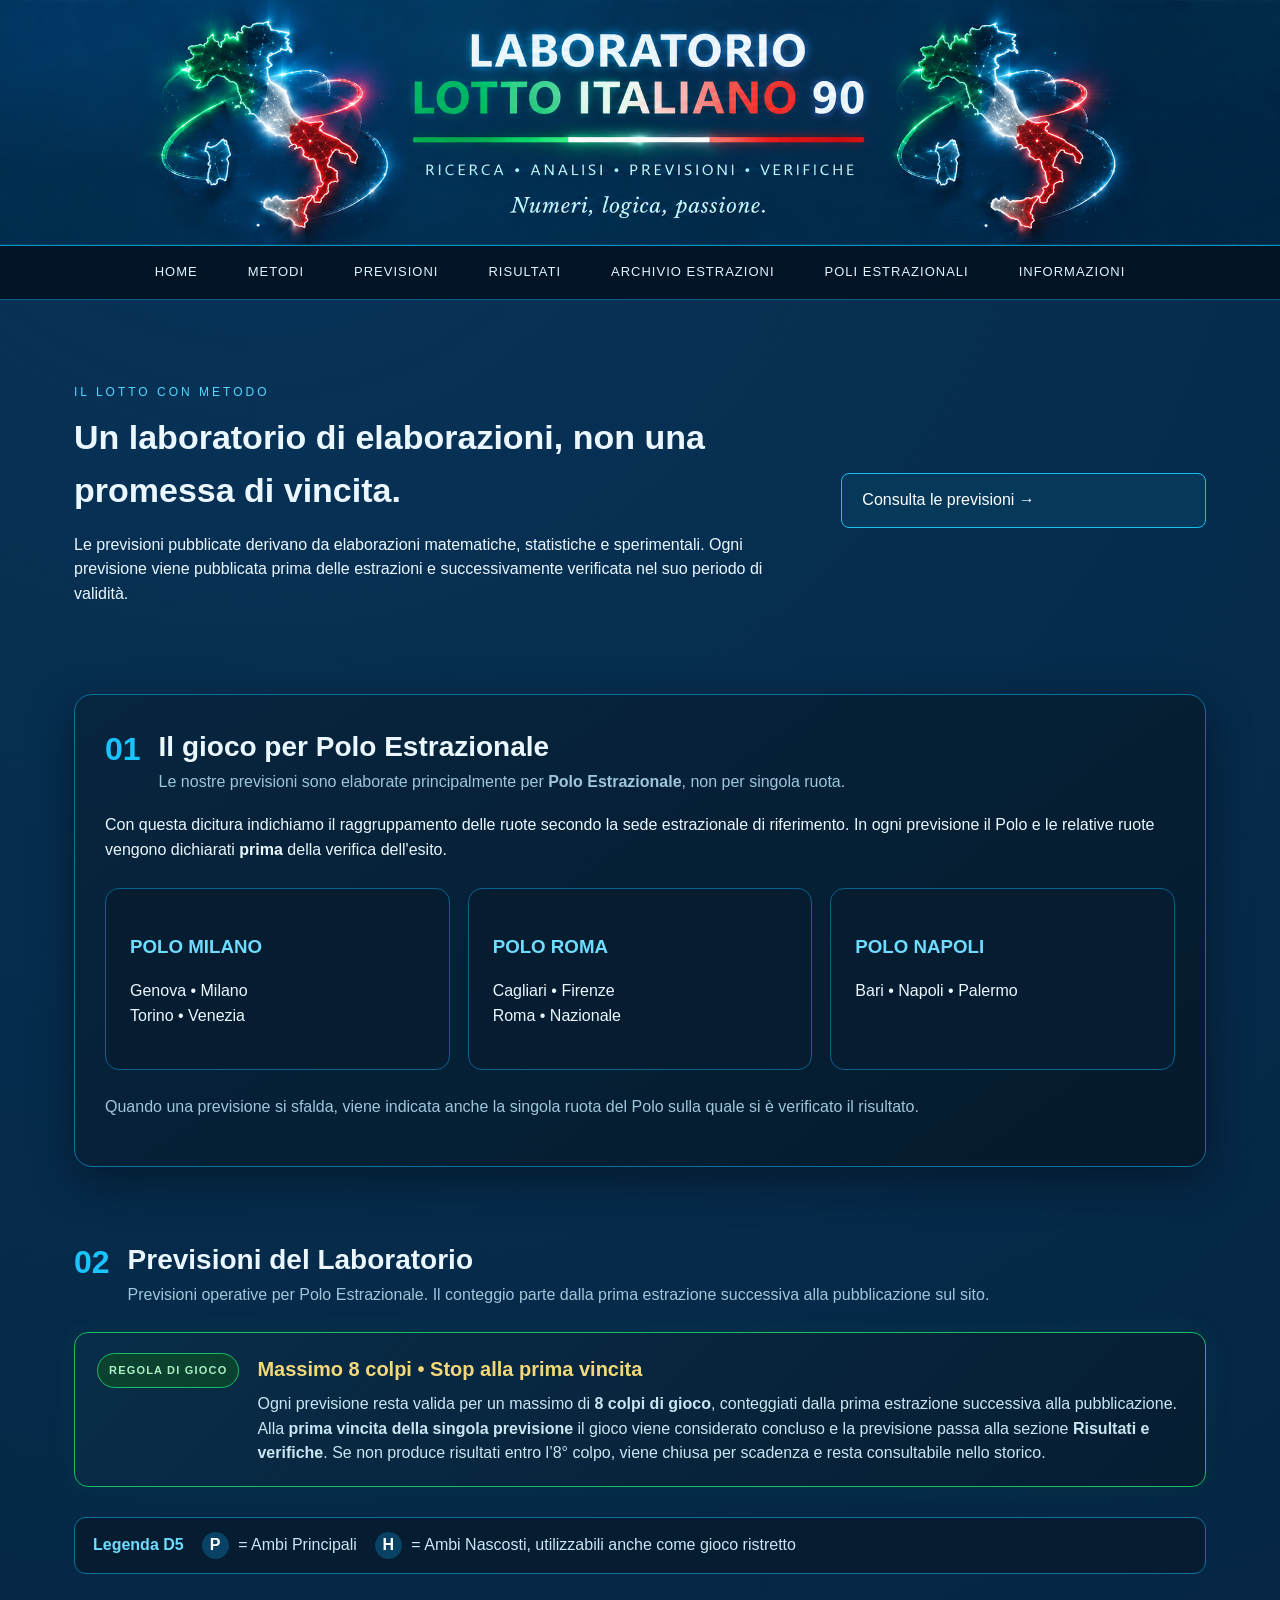
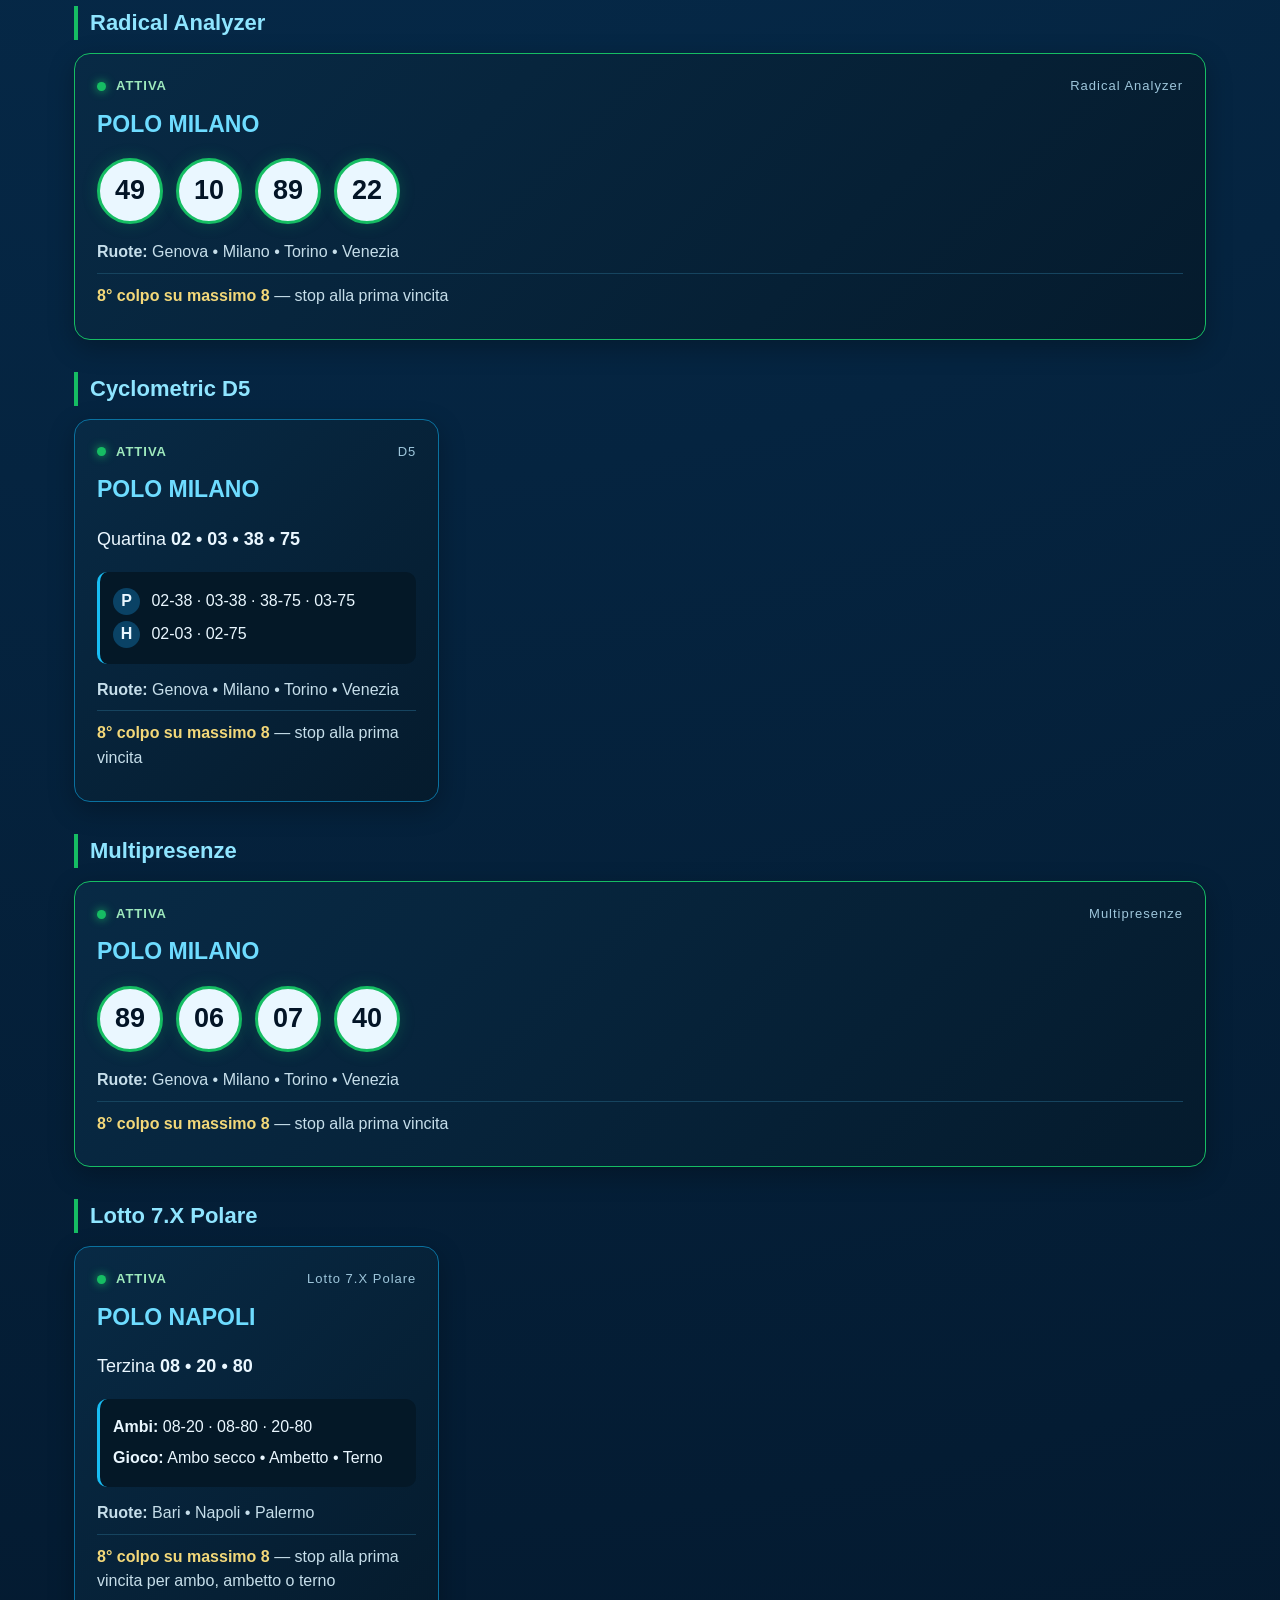
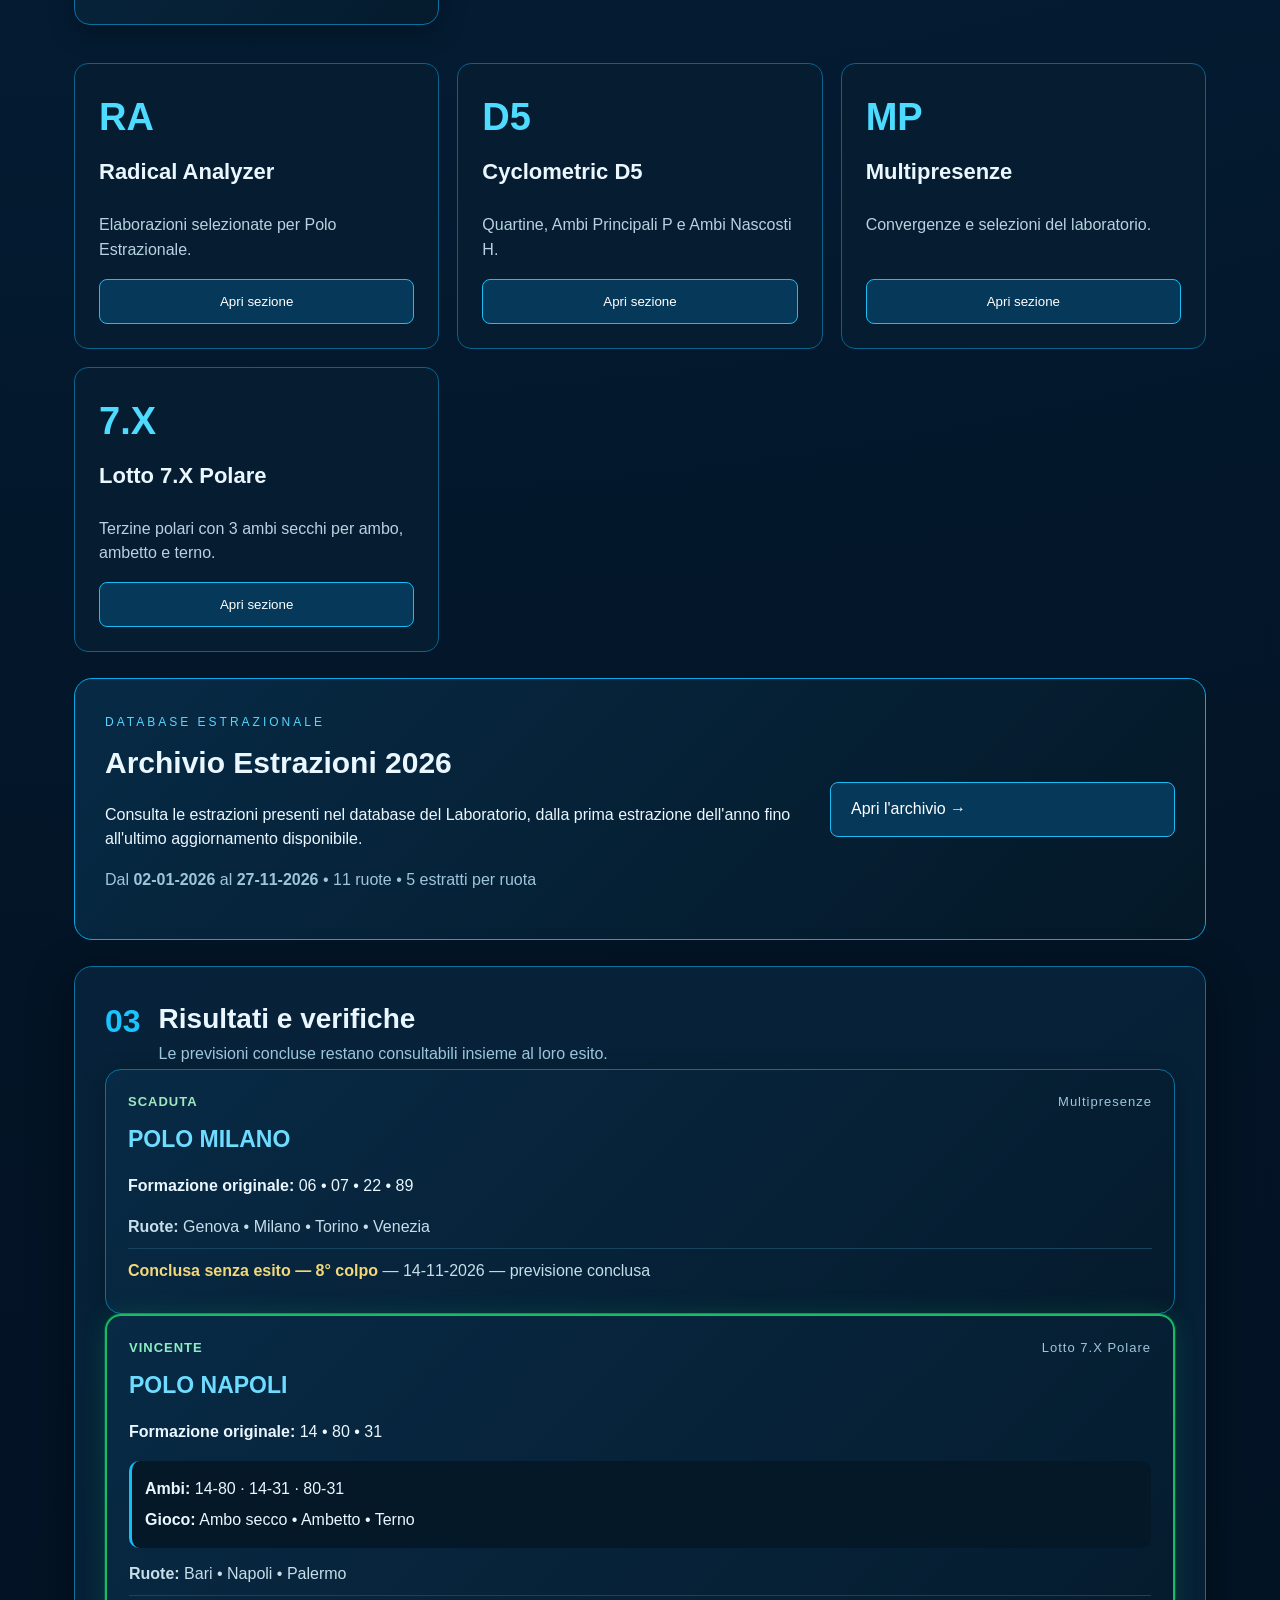
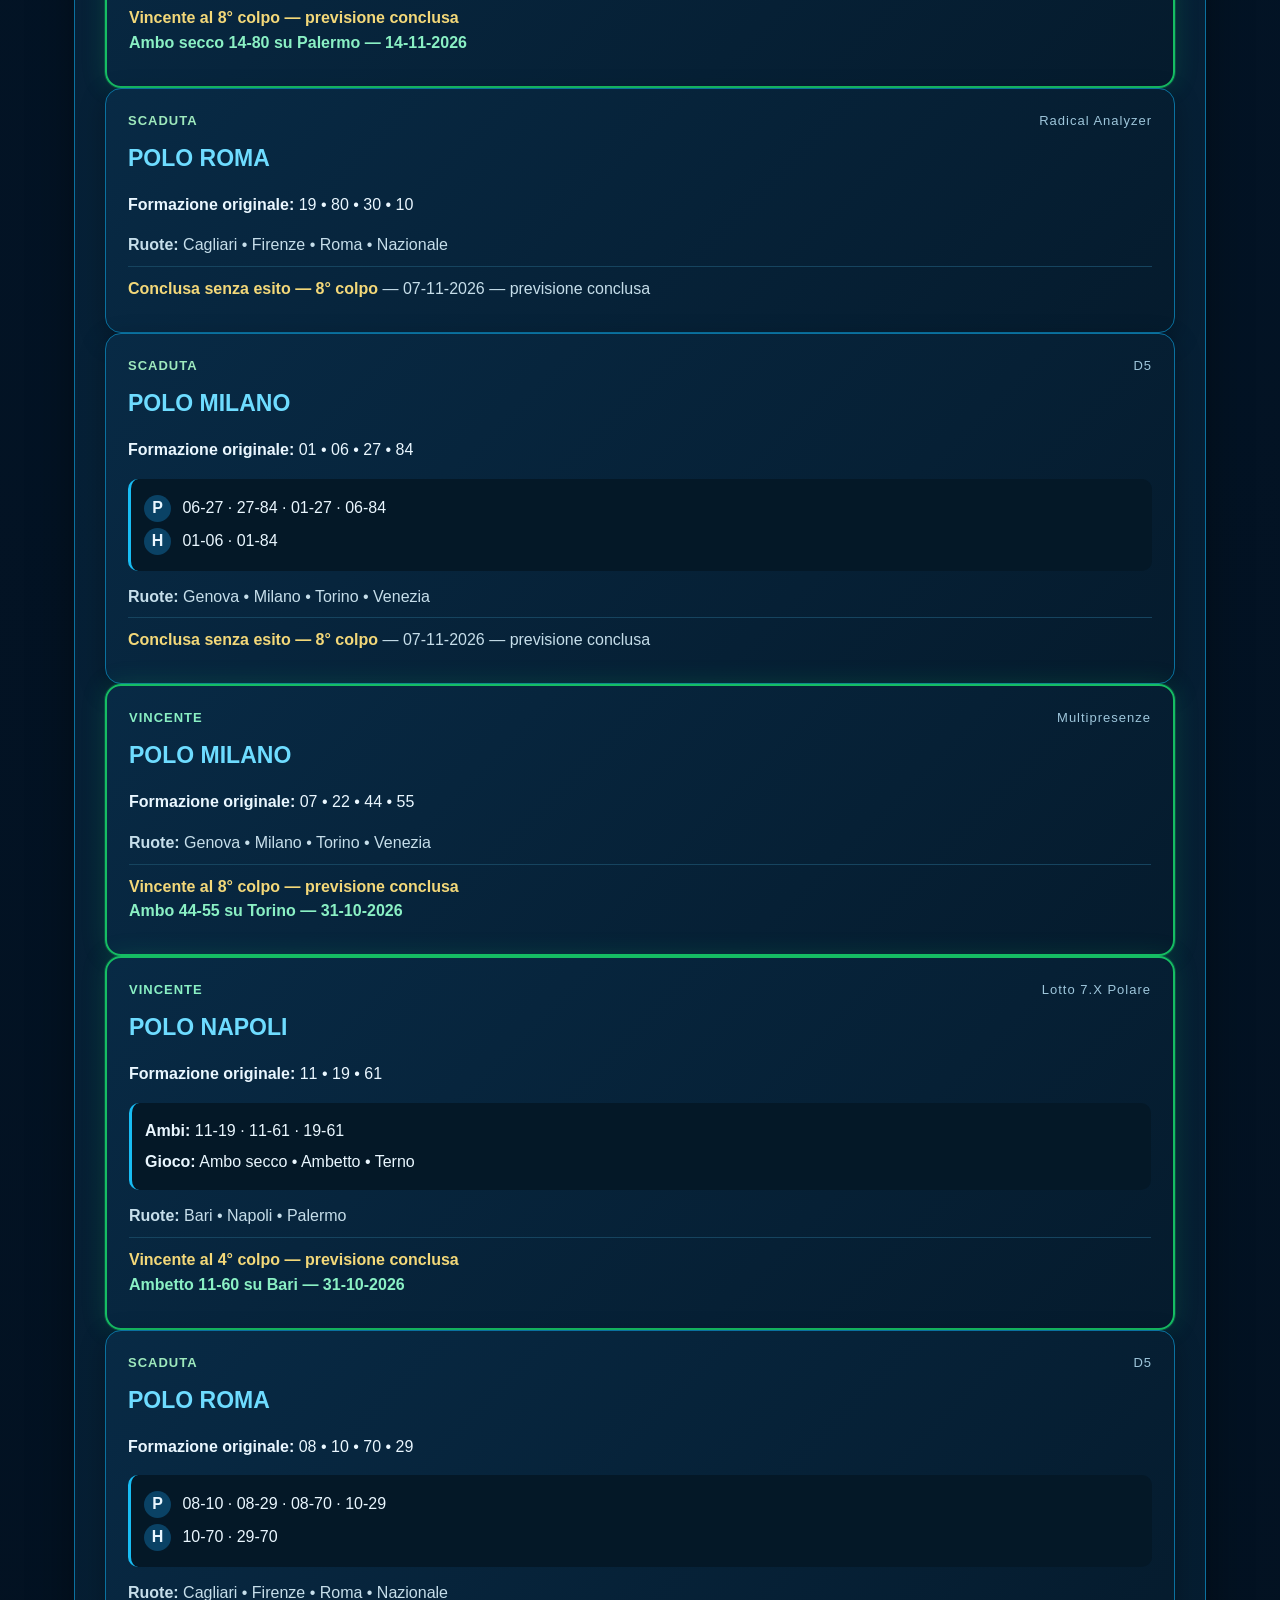
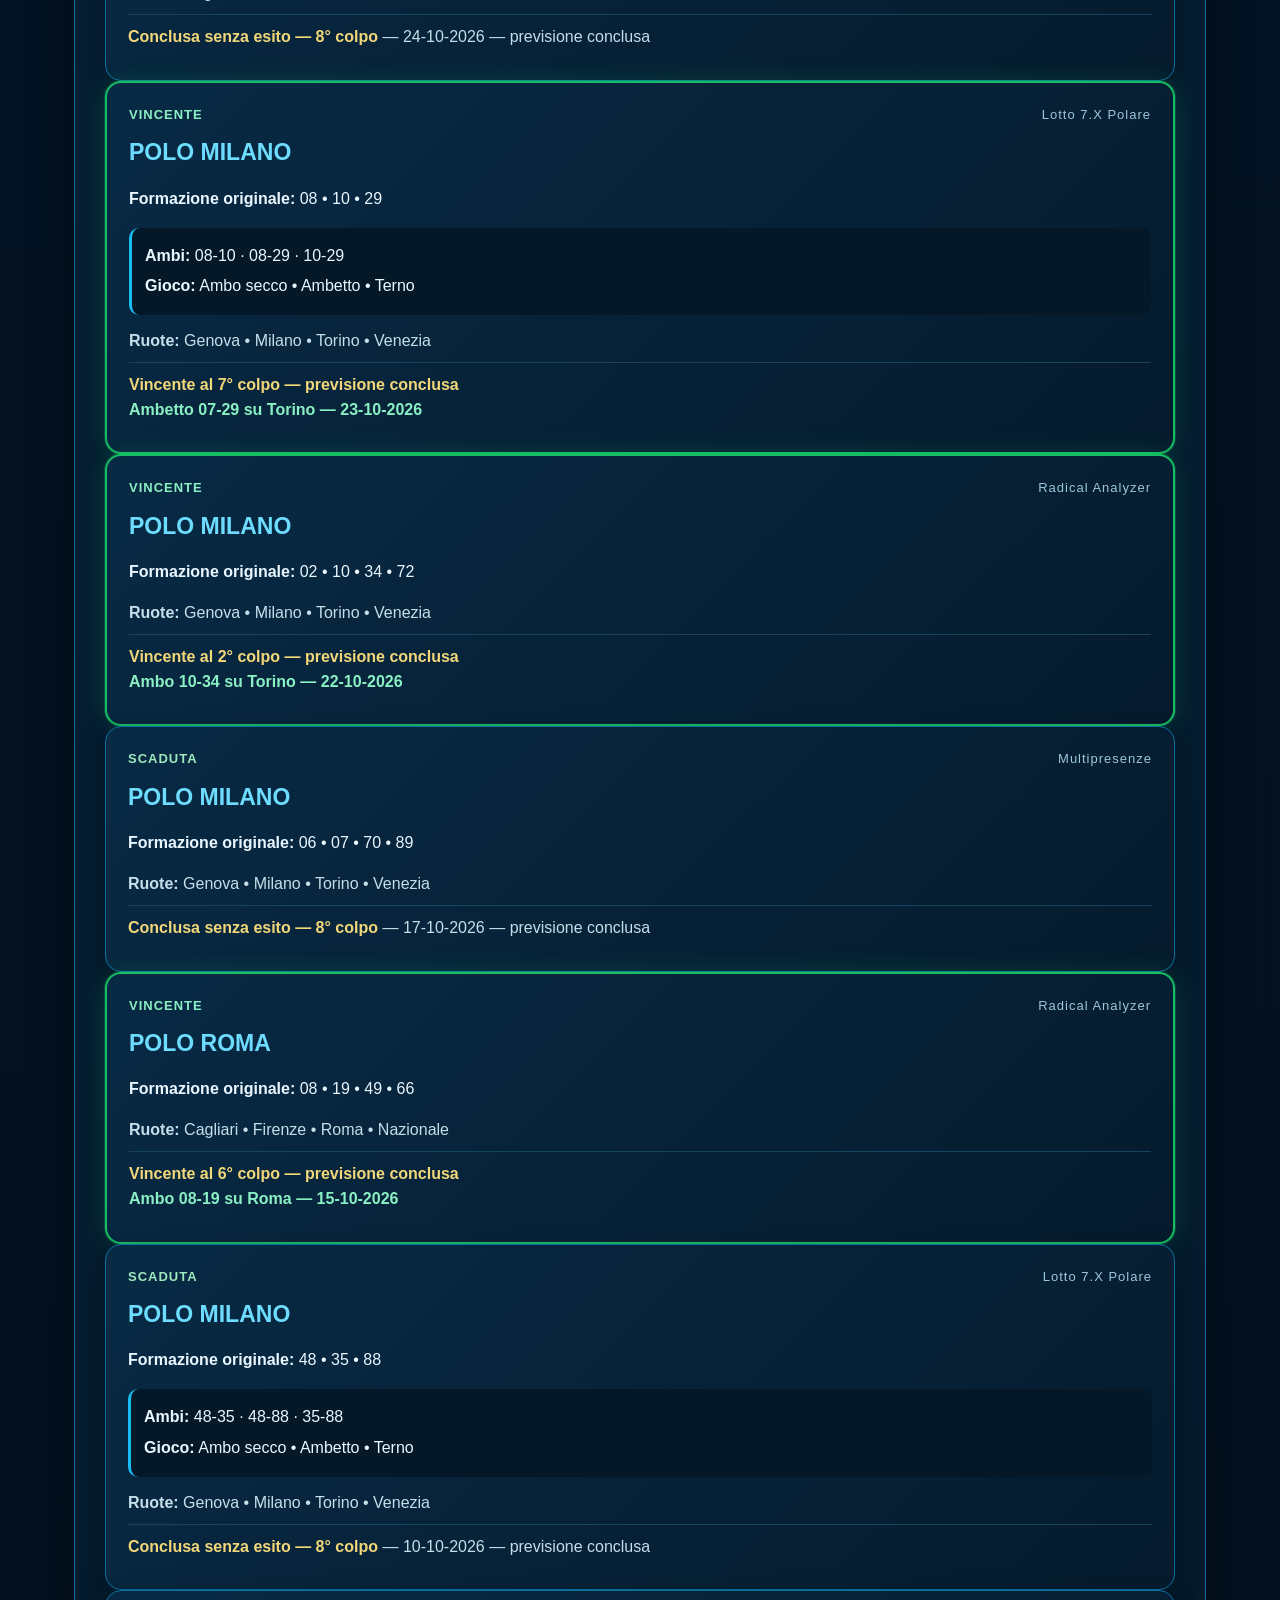
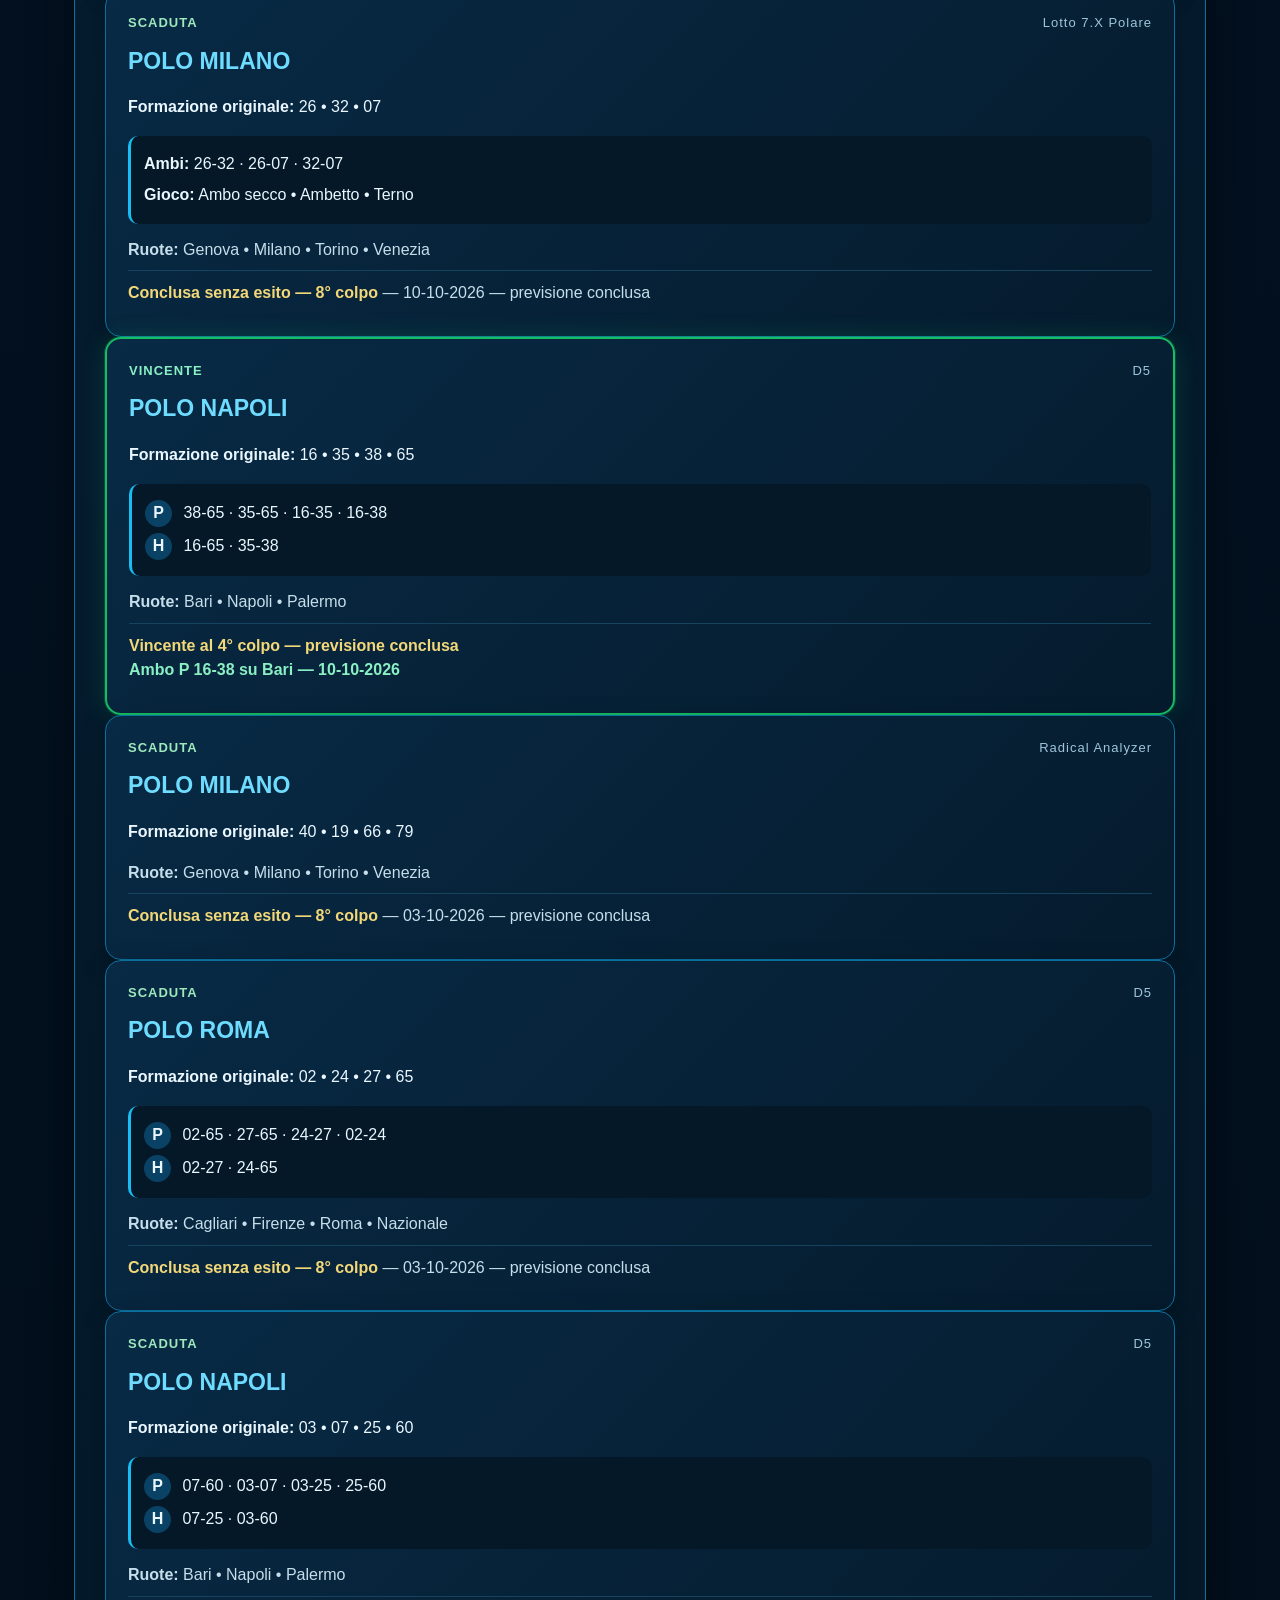
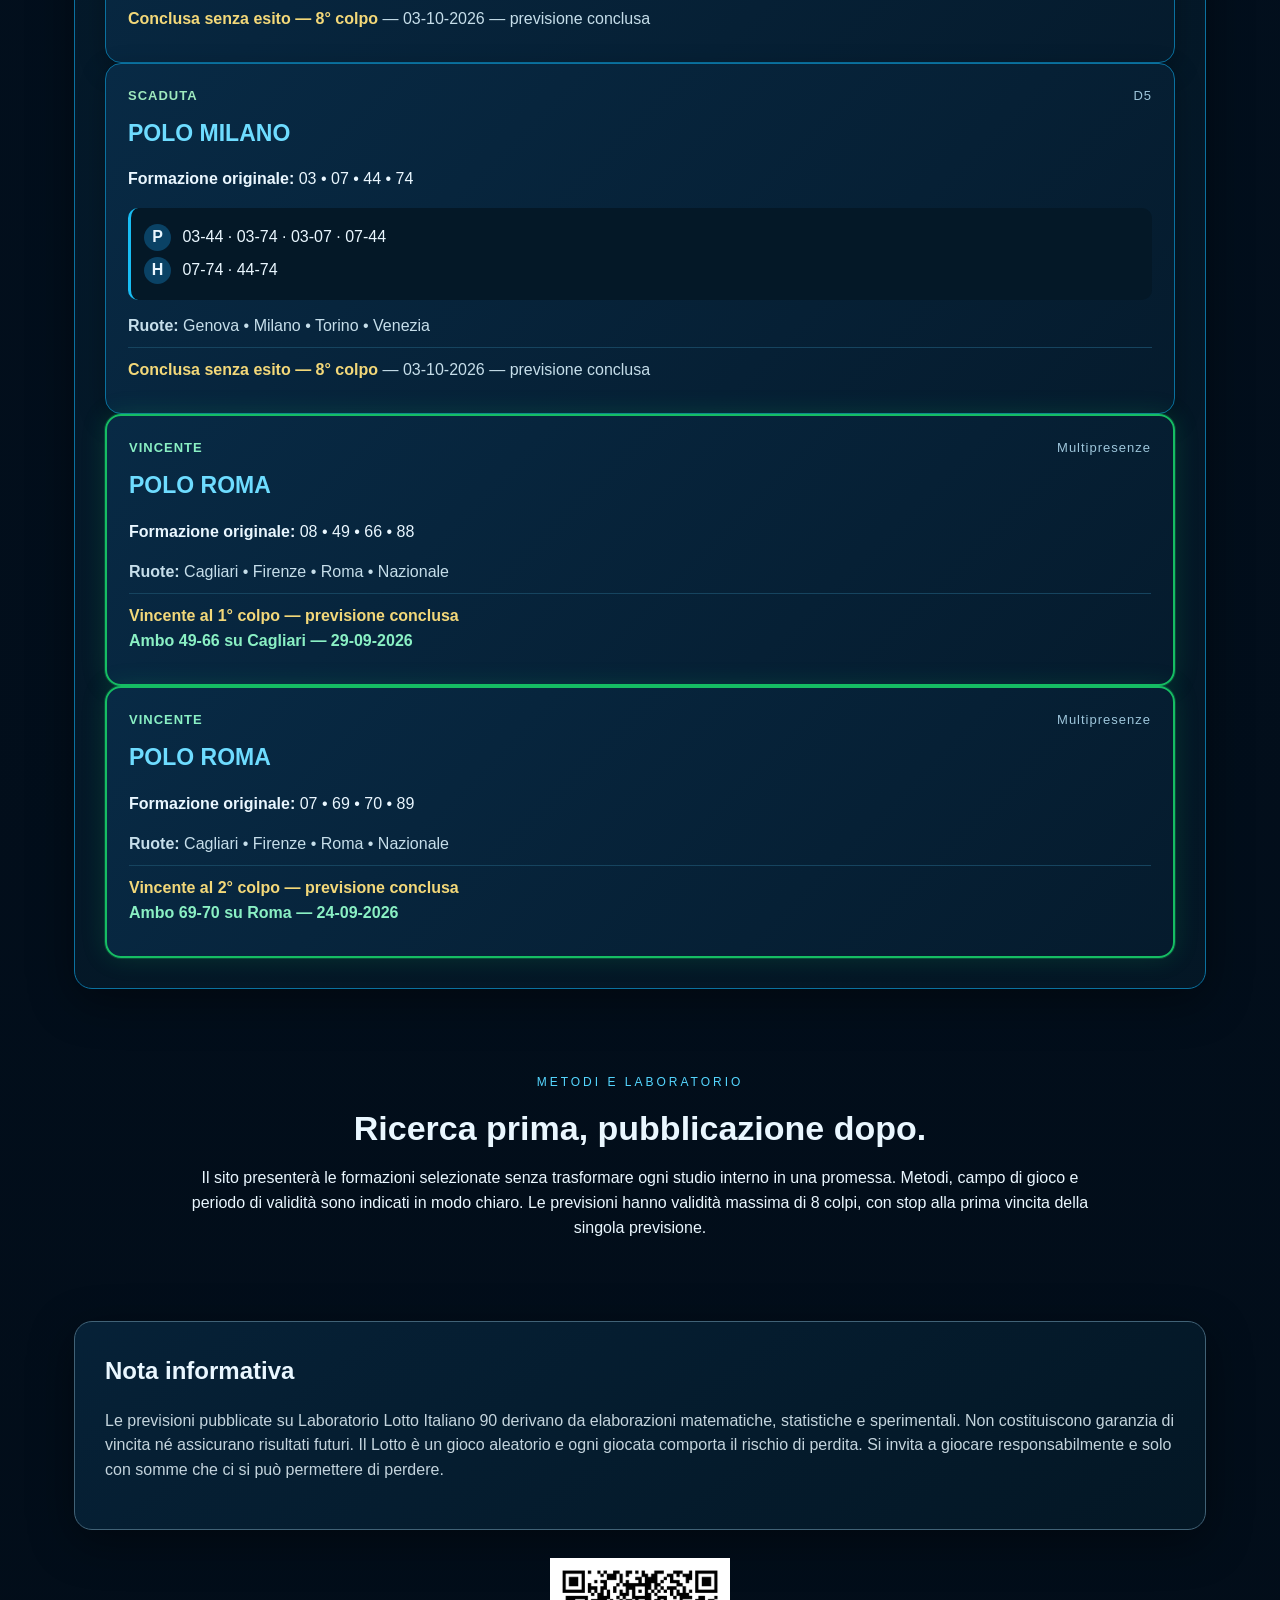
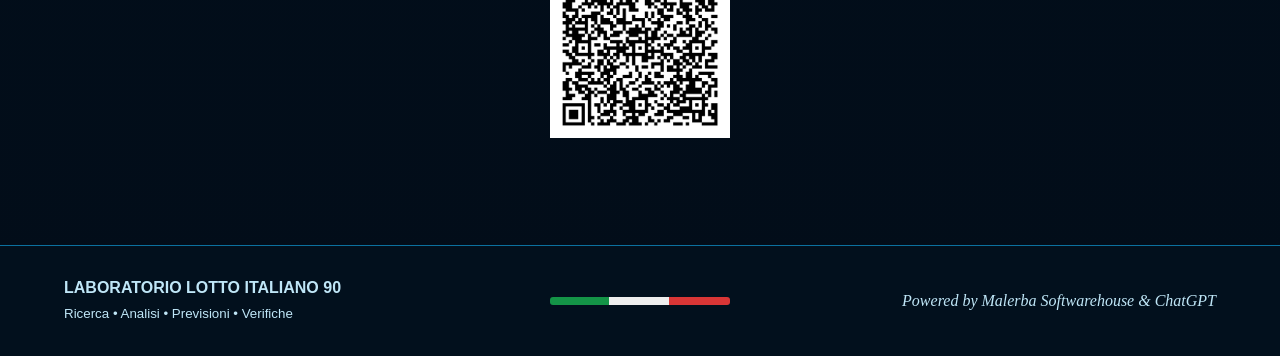
<file: index.html>
<!doctype html><html lang='it'><head><meta charset='utf-8'><meta name='viewport' content='width=device-width,initial-scale=1'><title>Laboratorio Lotto Italiano 90</title><link rel='stylesheet' href='style.css'></head><body>
<header class='hero hero-italia' aria-label='Laboratorio Lotto Italiano 90'><img src='assets/testata-italia.png' alt='Laboratorio Lotto Italiano 90 — Ricerca, Analisi, Previsioni, Verifiche'></header>
<nav class='main-nav'><button class='menu-toggle' type='button' aria-label='Apri menu' aria-expanded='false' onclick='toggleMenu(this)'>☰ <span>Menu</span></button><div class='nav-links'><a href='#home'>Home</a><a href='#metodi'>Metodi</a><a href='#previsioni'>Previsioni</a><a href='#risultati'>Risultati</a><a href='archivio.html'>Archivio Estrazioni</a><a href='#poli'>Poli Estrazionali</a><a href='#note'>Informazioni</a></div></nav>
<main id='home'>
<section class='welcome'><div><span class='eyebrow'>IL LOTTO CON METODO</span><h2>Un laboratorio di elaborazioni, non una promessa di vincita.</h2><p>Le previsioni pubblicate derivano da elaborazioni matematiche, statistiche e sperimentali. Ogni previsione viene pubblicata prima delle estrazioni e successivamente verificata nel suo periodo di validità.</p></div><a class='primary' href='#previsioni'>Consulta le previsioni →</a></section>
<section id='poli' class='panel'><div class='panel-title'><span>01</span><div><h2>Il gioco per Polo Estrazionale</h2><p>Le nostre previsioni sono elaborate principalmente per <b>Polo Estrazionale</b>, non per singola ruota.</p></div></div><p>Con questa dicitura indichiamo il raggruppamento delle ruote secondo la sede estrazionale di riferimento. In ogni previsione il Polo e le relative ruote vengono dichiarati <b>prima</b> della verifica dell'esito.</p><div class='poles'><article><h3>POLO MILANO</h3><p>Genova • Milano<br>Torino • Venezia</p></article><article><h3>POLO ROMA</h3><p>Cagliari • Firenze<br>Roma • Nazionale</p></article><article><h3>POLO NAPOLI</h3><p>Bari • Napoli • Palermo</p></article></div><p class='small'>Quando una previsione si sfalda, viene indicata anche la singola ruota del Polo sulla quale si è verificato il risultato.</p></section>
<section id='previsioni'>
<div class='section-head'><span>02</span><div><h2>Previsioni del Laboratorio</h2><p>Previsioni operative per Polo Estrazionale. Il conteggio parte dalla prima estrazione successiva alla pubblicazione sul sito.</p></div></div>
<div class='validity-rule'><div class='rule-badge'>REGOLA DI GIOCO</div><div><h3>Massimo 8 colpi • Stop alla prima vincita</h3><p>Ogni previsione resta valida per un massimo di <b>8 colpi di gioco</b>, conteggiati dalla prima estrazione successiva alla pubblicazione. Alla <b>prima vincita della singola previsione</b> il gioco viene considerato concluso e la previsione passa alla sezione <b>Risultati e verifiche</b>. Se non produce risultati entro l’8° colpo, viene chiusa per scadenza e resta consultabile nello storico.</p></div></div>

<div class='legend'><b>Legenda D5</b><span><strong>P</strong> = Ambi Principali</span><span><strong>H</strong> = Ambi Nascosti, utilizzabili anche come gioco ristretto</span></div>

<h3 id='ra' class='method-heading'>Radical Analyzer</h3>
<div class='prediction-grid one'>
<article class='prediction-card ra'><div class='prediction-top'><span class='live-dot'></span><b>ATTIVA</b><span class='method-tag'>Radical Analyzer</span></div><h3>POLO MILANO</h3><div class='number-row'><span>49</span><span>10</span><span>89</span><span>22</span></div><p class='wheels'><b>Ruote:</b> Genova • Milano • Torino • Venezia</p><p class='status'><b>8° colpo su massimo 8</b> — stop alla prima vincita</p></article>
</div>

<h3 id='d5' class='method-heading'>Cyclometric D5</h3>
<div class='prediction-grid'>
<article class='prediction-card'><div class='prediction-top'><span class='live-dot'></span><b>ATTIVA</b><span class='method-tag'>D5</span></div><h3>POLO MILANO</h3><p class='quartina'>Quartina <b>02 • 03 • 38 • 75</b></p><div class='pairs'><p><strong>P</strong> 02-38 · 03-38 · 38-75 · 03-75</p><p><strong>H</strong> 02-03 · 02-75</p></div><p class='wheels'><b>Ruote:</b> Genova • Milano • Torino • Venezia</p><p class='status'><b>8° colpo su massimo 8</b> — stop alla prima vincita</p></article>
</div>

<h3 id='mp' class='method-heading'>Multipresenze</h3>
<div class='prediction-grid one'>
<article class='prediction-card mp'><div class='prediction-top'><span class='live-dot'></span><b>ATTIVA</b><span class='method-tag'>Multipresenze</span></div><h3>POLO MILANO</h3><div class='number-row'><span>89</span><span>06</span><span>07</span><span>40</span></div><p class='wheels'><b>Ruote:</b> Genova • Milano • Torino • Venezia</p><p class='status'><b>8° colpo su massimo 8</b> — stop alla prima vincita</p></article>
</div>
<h3 id='lotto7x' class='method-heading'>Lotto 7.X Polare</h3>
<div class='prediction-grid'>
<article class='prediction-card'><div class='prediction-top'><span class='live-dot'></span><b>ATTIVA</b><span class='method-tag'>Lotto 7.X Polare</span></div><h3>POLO NAPOLI</h3><p class='quartina'>Terzina <b>08 • 20 • 80</b></p><div class='pairs'><p><b>Ambi:</b> 08-20 · 08-80 · 20-80</p><p><b>Gioco:</b> Ambo secco • Ambetto • Terno</p></div><p class='wheels'><b>Ruote:</b> Bari • Napoli • Palermo</p><p class='status'><b>8° colpo su massimo 8</b> — stop alla prima vincita per ambo, ambetto o terno</p></article>
</div>

<div class='cards compact'><article class='card'><div class='icon'>RA</div><h3>Radical Analyzer</h3><p>Elaborazioni selezionate per Polo Estrazionale.</p><button onclick="location.href='#ra'">Apri sezione</button></article><article class='card'><div class='icon'>D5</div><h3>Cyclometric D5</h3><p>Quartine, Ambi Principali P e Ambi Nascosti H.</p><button onclick="location.href='#d5'">Apri sezione</button></article><article class='card'><div class='icon'>MP</div><h3>Multipresenze</h3><p>Convergenze e selezioni del laboratorio.</p><button onclick="location.href='#mp'">Apri sezione</button></article><article class='card'><div class='icon'>7.X</div><h3>Lotto 7.X Polare</h3><p>Terzine polari con 3 ambi secchi per ambo, ambetto e terno.</p><button onclick="location.href='#lotto7x'">Apri sezione</button></article>
</div>

<section class='archive-teaser'><div><span class='eyebrow'>DATABASE ESTRAZIONALE</span><h2>Archivio Estrazioni 2026</h2><p>Consulta le estrazioni presenti nel database del Laboratorio, dalla prima estrazione dell'anno fino all'ultimo aggiornamento disponibile.</p><p class='archive-meta'>Dal <b>02-01-2026</b> al <b>27-11-2026</b> • 11 ruote • 5 estratti per ruota</p></div><a class='primary' href='archivio.html'>Apri l'archivio →</a></section>
<section id='risultati' class='panel results'><div class='panel-title'><span>03</span><div><h2>Risultati e verifiche</h2><p>Le previsioni concluse restano consultabili insieme al loro esito.</p></div></div><article class='prediction-card'><div class='prediction-top'><b>SCADUTA</b><span class='method-tag'>Multipresenze</span></div><h3>POLO MILANO</h3><p><b>Formazione originale:</b> 06 • 07 • 22 • 89</p><p class='wheels'><b>Ruote:</b> Genova • Milano • Torino • Venezia</p><p class='status'><b>Conclusa senza esito — 8° colpo</b> — 14-11-2026 — previsione conclusa</p></article><article class='prediction-card winner'><div class='prediction-top'><b>VINCENTE</b><span class='method-tag'>Lotto 7.X Polare</span></div><h3>POLO NAPOLI</h3><p><b>Formazione originale:</b> 14 • 80 • 31</p><div class='pairs'><p><b>Ambi:</b> 14-80 · 14-31 · 80-31</p><p><b>Gioco:</b> Ambo secco • Ambetto • Terno</p></div><p class='wheels'><b>Ruote:</b> Bari • Napoli • Palermo</p><p class='status'><b>Vincente al 8° colpo — previsione conclusa</b><br>Ambo secco 14-80 su Palermo — 14-11-2026</p></article><article class='prediction-card'><div class='prediction-top'><b>SCADUTA</b><span class='method-tag'>Radical Analyzer</span></div><h3>POLO ROMA</h3><p><b>Formazione originale:</b> 19 • 80 • 30 • 10</p><p class='wheels'><b>Ruote:</b> Cagliari • Firenze • Roma • Nazionale</p><p class='status'><b>Conclusa senza esito — 8° colpo</b> — 07-11-2026 — previsione conclusa</p></article><article class='prediction-card'><div class='prediction-top'><b>SCADUTA</b><span class='method-tag'>D5</span></div><h3>POLO MILANO</h3><p><b>Formazione originale:</b> 01 • 06 • 27 • 84</p><div class='pairs'><p><strong>P</strong> 06-27 · 27-84 · 01-27 · 06-84</p><p><strong>H</strong> 01-06 · 01-84</p></div><p class='wheels'><b>Ruote:</b> Genova • Milano • Torino • Venezia</p><p class='status'><b>Conclusa senza esito — 8° colpo</b> — 07-11-2026 — previsione conclusa</p></article><article class='prediction-card winner'><div class='prediction-top'><b>VINCENTE</b><span class='method-tag'>Multipresenze</span></div><h3>POLO MILANO</h3><p><b>Formazione originale:</b> 07 • 22 • 44 • 55</p><p class='wheels'><b>Ruote:</b> Genova • Milano • Torino • Venezia</p><p class='status'><b>Vincente al 8° colpo — previsione conclusa</b><br>Ambo 44-55 su Torino — 31-10-2026</p></article><article class='prediction-card winner'><div class='prediction-top'><b>VINCENTE</b><span class='method-tag'>Lotto 7.X Polare</span></div><h3>POLO NAPOLI</h3><p><b>Formazione originale:</b> 11 • 19 • 61</p><div class='pairs'><p><b>Ambi:</b> 11-19 · 11-61 · 19-61</p><p><b>Gioco:</b> Ambo secco • Ambetto • Terno</p></div><p class='wheels'><b>Ruote:</b> Bari • Napoli • Palermo</p><p class='status'><b>Vincente al 4° colpo — previsione conclusa</b><br>Ambetto 11-60 su Bari — 31-10-2026</p></article><article class='prediction-card'><div class='prediction-top'><b>SCADUTA</b><span class='method-tag'>D5</span></div><h3>POLO ROMA</h3><p><b>Formazione originale:</b> 08 • 10 • 70 • 29</p><div class='pairs'><p><strong>P</strong> 08-10 · 08-29 · 08-70 · 10-29</p><p><strong>H</strong> 10-70 · 29-70</p></div><p class='wheels'><b>Ruote:</b> Cagliari • Firenze • Roma • Nazionale</p><p class='status'><b>Conclusa senza esito — 8° colpo</b> — 24-10-2026 — previsione conclusa</p></article><article class='prediction-card winner'><div class='prediction-top'><b>VINCENTE</b><span class='method-tag'>Lotto 7.X Polare</span></div><h3>POLO MILANO</h3><p><b>Formazione originale:</b> 08 • 10 • 29</p><div class='pairs'><p><b>Ambi:</b> 08-10 · 08-29 · 10-29</p><p><b>Gioco:</b> Ambo secco • Ambetto • Terno</p></div><p class='wheels'><b>Ruote:</b> Genova • Milano • Torino • Venezia</p><p class='status'><b>Vincente al 7° colpo — previsione conclusa</b><br>Ambetto 07-29 su Torino — 23-10-2026</p></article><article class='prediction-card winner'><div class='prediction-top'><b>VINCENTE</b><span class='method-tag'>Radical Analyzer</span></div><h3>POLO MILANO</h3><p><b>Formazione originale:</b> 02 • 10 • 34 • 72</p><p class='wheels'><b>Ruote:</b> Genova • Milano • Torino • Venezia</p><p class='status'><b>Vincente al 2° colpo — previsione conclusa</b><br>Ambo 10-34 su Torino — 22-10-2026</p></article><article class='prediction-card'><div class='prediction-top'><b>SCADUTA</b><span class='method-tag'>Multipresenze</span></div><h3>POLO MILANO</h3><p><b>Formazione originale:</b> 06 • 07 • 70 • 89</p><p class='wheels'><b>Ruote:</b> Genova • Milano • Torino • Venezia</p><p class='status'><b>Conclusa senza esito — 8° colpo</b> — 17-10-2026 — previsione conclusa</p></article><article class='prediction-card winner'><div class='prediction-top'><b>VINCENTE</b><span class='method-tag'>Radical Analyzer</span></div><h3>POLO ROMA</h3><p><b>Formazione originale:</b> 08 • 19 • 49 • 66</p><p class='wheels'><b>Ruote:</b> Cagliari • Firenze • Roma • Nazionale</p><p class='status'><b>Vincente al 6° colpo — previsione conclusa</b><br>Ambo 08-19 su Roma — 15-10-2026</p></article><article class='prediction-card'><div class='prediction-top'><b>SCADUTA</b><span class='method-tag'>Lotto 7.X Polare</span></div><h3>POLO MILANO</h3><p><b>Formazione originale:</b> 48 • 35 • 88</p><div class='pairs'><p><b>Ambi:</b> 48-35 · 48-88 · 35-88</p><p><b>Gioco:</b> Ambo secco • Ambetto • Terno</p></div><p class='wheels'><b>Ruote:</b> Genova • Milano • Torino • Venezia</p><p class='status'><b>Conclusa senza esito — 8° colpo</b> — 10-10-2026 — previsione conclusa</p></article><article class='prediction-card'><div class='prediction-top'><b>SCADUTA</b><span class='method-tag'>Lotto 7.X Polare</span></div><h3>POLO MILANO</h3><p><b>Formazione originale:</b> 26 • 32 • 07</p><div class='pairs'><p><b>Ambi:</b> 26-32 · 26-07 · 32-07</p><p><b>Gioco:</b> Ambo secco • Ambetto • Terno</p></div><p class='wheels'><b>Ruote:</b> Genova • Milano • Torino • Venezia</p><p class='status'><b>Conclusa senza esito — 8° colpo</b> — 10-10-2026 — previsione conclusa</p></article><article class='prediction-card winner'><div class='prediction-top'><b>VINCENTE</b><span class='method-tag'>D5</span></div><h3>POLO NAPOLI</h3><p><b>Formazione originale:</b> 16 • 35 • 38 • 65</p><div class='pairs'><p><strong>P</strong> 38-65 · 35-65 · 16-35 · 16-38</p><p><strong>H</strong> 16-65 · 35-38</p></div><p class='wheels'><b>Ruote:</b> Bari • Napoli • Palermo</p><p class='status'><b>Vincente al 4° colpo — previsione conclusa</b><br>Ambo P 16-38 su Bari — 10-10-2026</p></article><article class='prediction-card'><div class='prediction-top'><b>SCADUTA</b><span class='method-tag'>Radical Analyzer</span></div><h3>POLO MILANO</h3><p><b>Formazione originale:</b> 40 • 19 • 66 • 79</p><p class='wheels'><b>Ruote:</b> Genova • Milano • Torino • Venezia</p><p class='status'><b>Conclusa senza esito — 8° colpo</b> — 03-10-2026 — previsione conclusa</p></article><article class='prediction-card'><div class='prediction-top'><b>SCADUTA</b><span class='method-tag'>D5</span></div><h3>POLO ROMA</h3><p><b>Formazione originale:</b> 02 • 24 • 27 • 65</p><div class='pairs'><p><strong>P</strong> 02-65 · 27-65 · 24-27 · 02-24</p><p><strong>H</strong> 02-27 · 24-65</p></div><p class='wheels'><b>Ruote:</b> Cagliari • Firenze • Roma • Nazionale</p><p class='status'><b>Conclusa senza esito — 8° colpo</b> — 03-10-2026 — previsione conclusa</p></article><article class='prediction-card'><div class='prediction-top'><b>SCADUTA</b><span class='method-tag'>D5</span></div><h3>POLO NAPOLI</h3><p><b>Formazione originale:</b> 03 • 07 • 25 • 60</p><div class='pairs'><p><strong>P</strong> 07-60 · 03-07 · 03-25 · 25-60</p><p><strong>H</strong> 07-25 · 03-60</p></div><p class='wheels'><b>Ruote:</b> Bari • Napoli • Palermo</p><p class='status'><b>Conclusa senza esito — 8° colpo</b> — 03-10-2026 — previsione conclusa</p></article><article class='prediction-card'><div class='prediction-top'><b>SCADUTA</b><span class='method-tag'>D5</span></div><h3>POLO MILANO</h3><p><b>Formazione originale:</b> 03 • 07 • 44 • 74</p><div class='pairs'><p><strong>P</strong> 03-44 · 03-74 · 03-07 · 07-44</p><p><strong>H</strong> 07-74 · 44-74</p></div><p class='wheels'><b>Ruote:</b> Genova • Milano • Torino • Venezia</p><p class='status'><b>Conclusa senza esito — 8° colpo</b> — 03-10-2026 — previsione conclusa</p></article><article class='prediction-card winner'><div class='prediction-top'><b>VINCENTE</b><span class='method-tag'>Multipresenze</span></div><h3>POLO ROMA</h3><p><b>Formazione originale:</b> 08 • 49 • 66 • 88</p><p class='wheels'><b>Ruote:</b> Cagliari • Firenze • Roma • Nazionale</p><p class='status'><b>Vincente al 1° colpo — previsione conclusa</b><br>Ambo 49-66 su Cagliari — 29-09-2026</p></article><article class='prediction-card winner'><div class='prediction-top'><b>VINCENTE</b><span class='method-tag'>Multipresenze</span></div><h3>POLO ROMA</h3><p><b>Formazione originale:</b> 07 • 69 • 70 • 89</p><p class='wheels'><b>Ruote:</b> Cagliari • Firenze • Roma • Nazionale</p><p class='status'><b>Vincente al 2° colpo — previsione conclusa</b><br>Ambo 69-70 su Roma — 24-09-2026</p></article></section>
<section id='metodi' class='split methods-clean'><div><span class='eyebrow'>METODI E LABORATORIO</span><h2>Ricerca prima, pubblicazione dopo.</h2><p>Il sito presenterà le formazioni selezionate senza trasformare ogni studio interno in una promessa. Metodi, campo di gioco e periodo di validità sono indicati in modo chiaro. Le previsioni hanno validità massima di 8 colpi, con stop alla prima vincita della singola previsione.</p></div></section>
<section id='note' class='notice'><h2>Nota informativa</h2><p>Le previsioni pubblicate su Laboratorio Lotto Italiano 90 derivano da elaborazioni matematiche, statistiche e sperimentali. Non costituiscono garanzia di vincita né assicurano risultati futuri. Il Lotto è un gioco aleatorio e ogni giocata comporta il rischio di perdita. Si invita a giocare responsabilmente e solo con somme che ci si può permettere di perdere.</p></section>
<div class="qr-code"><img src="assets/0ccc57515000d0dfefcb02def65be05c.png" alt="QR Code"></div>
</main><footer><div><b>LABORATORIO LOTTO ITALIANO 90</b><br><small>Ricerca • Analisi • Previsioni • Verifiche</small></div><div class='flag'></div><div class='powered'>Powered by Malerba Softwarehouse &amp; ChatGPT</div></footer><div id='toast'></div><script>function toggleMenu(b){const n=b.closest('.main-nav');const open=n.classList.toggle('open');b.setAttribute('aria-expanded',open?'true':'false')}document.querySelectorAll('.main-nav a').forEach(a=>a.addEventListener('click',()=>{const n=a.closest('.main-nav');if(n){n.classList.remove('open');const b=n.querySelector('.menu-toggle');if(b)b.setAttribute('aria-expanded','false')}}));function demo(n){let t=document.getElementById('toast');t.textContent=n+' — sezione predisposta: inseriremo qui le previsioni operative.';t.classList.add('show');setTimeout(()=>t.classList.remove('show'),3200)}</script></body></html>
</file>
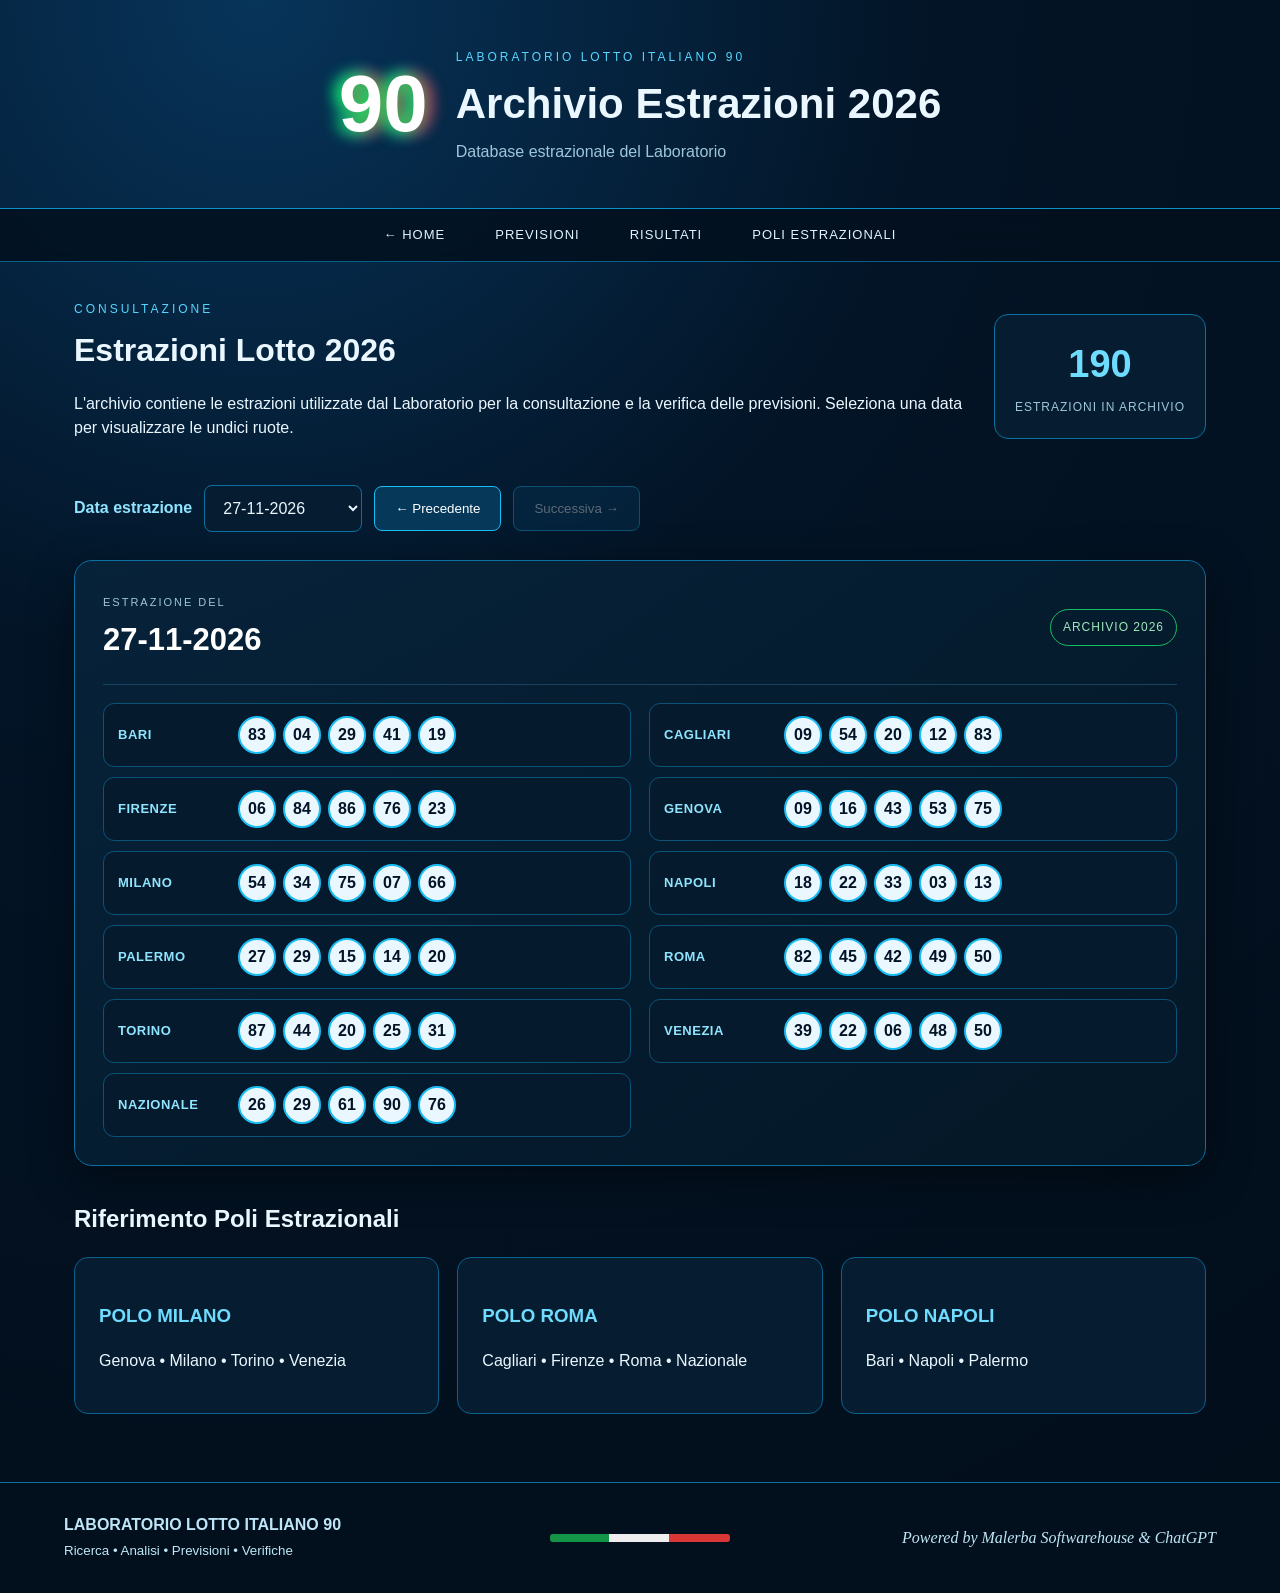
<file: archivio.html>
<!doctype html><html lang='it'><head><meta charset='utf-8'><meta name='viewport' content='width=device-width,initial-scale=1'><title>Archivio Estrazioni 2026 — Laboratorio Lotto Italiano 90</title><link rel='stylesheet' href='style.css'></head><body>
<header class='archive-hero'><div class='mini90'>90</div><div><span class='eyebrow'>LABORATORIO LOTTO ITALIANO 90</span><h1>Archivio Estrazioni 2026</h1><p>Database estrazionale del Laboratorio</p></div></header>
<nav><a href='index.html'>← Home</a><a href='index.html#previsioni'>Previsioni</a><a href='index.html#risultati'>Risultati</a><a href='index.html#poli'>Poli Estrazionali</a></nav>
<main><section class='archive-intro'><div><span class='eyebrow'>CONSULTAZIONE</span><h2>Estrazioni Lotto 2026</h2><p>L'archivio contiene le estrazioni utilizzate dal Laboratorio per la consultazione e la verifica delle previsioni. Seleziona una data per visualizzare le undici ruote.</p></div><div class='archive-stat'><b id='count'></b><span>estrazioni in archivio</span></div></section>
<section class='archive-controls'><label for='dateSelect'>Data estrazione</label><select id='dateSelect'></select><button id='prevBtn'>← Precedente</button><button id='nextBtn'>Successiva →</button></section>
<section class='draw-panel'><div class='draw-title'><div><span>ESTRAZIONE DEL</span><h2 id='drawDate'></h2></div><div class='db-badge'>ARCHIVIO 2026</div></div><div id='drawGrid' class='draw-grid'></div></section>
<section class='pole-key'><h2>Riferimento Poli Estrazionali</h2><div class='poles'><article><h3>POLO MILANO</h3><p>Genova • Milano • Torino • Venezia</p></article><article><h3>POLO ROMA</h3><p>Cagliari • Firenze • Roma • Nazionale</p></article><article><h3>POLO NAPOLI</h3><p>Bari • Napoli • Palermo</p></article></div></section>
</main><footer><div><b>LABORATORIO LOTTO ITALIANO 90</b><br><small>Ricerca • Analisi • Previsioni • Verifiche</small></div><div class='flag'></div><div class='powered'>Powered by Malerba Softwarehouse &amp; ChatGPT</div></footer>
<script>const draws=[{"date":"02-01-2026","rows":[["BARI",[69,48,61,60,29]],["CAGLIARI",[77,53,87,29,64]],["FIRENZE",[1,83,38,53,19]],["GENOVA",[86,46,57,41,30]],["MILANO",[64,72,41,14,3]],["NAPOLI",[73,5,29,70,86]],["PALERMO",[41,66,84,14,26]],["ROMA",[41,14,60,78,88]],["TORINO",[21,70,22,52,43]],["VENEZIA",[19,54,80,64,46]],["NAZIONALE",[1,38,70,18,69]]]},{"date":"03-01-2026","rows":[["BARI",[33,13,81,4,8]],["CAGLIARI",[16,86,49,87,14]],["FIRENZE",[2,34,12,6,74]],["GENOVA",[65,45,89,90,14]],["MILANO",[16,22,31,52,44]],["NAPOLI",[78,15,13,11,29]],["PALERMO",[51,21,33,22,20]],["ROMA",[7,42,36,66,46]],["TORINO",[19,62,48,81,35]],["VENEZIA",[67,36,9,64,50]],["NAZIONALE",[18,53,11,47,55]]]},{"date":"05-01-2026","rows":[["BARI",[10,12,51,38,50]],["CAGLIARI",[30,52,60,89,35]],["FIRENZE",[20,71,41,25,49]],["GENOVA",[52,53,62,1,35]],["MILANO",[74,22,54,37,82]],["NAPOLI",[29,14,61,56,81]],["PALERMO",[56,59,69,25,51]],["ROMA",[71,4,34,6,37]],["TORINO",[59,71,42,82,23]],["VENEZIA",[55,71,27,36,77]],["NAZIONALE",[82,2,51,46,77]]]},{"date":"07-01-2026","rows":[["BARI",[28,16,31,73,84]],["CAGLIARI",[27,67,46,28,88]],["FIRENZE",[41,44,8,17,55]],["GENOVA",[5,87,54,19,23]],["MILANO",[14,27,17,61,59]],["NAPOLI",[74,4,15,75,42]],["PALERMO",[74,88,43,42,63]],["ROMA",[66,2,60,41,64]],["TORINO",[66,67,17,30,27]],["VENEZIA",[78,35,2,53,47]],["NAZIONALE",[29,62,30,74,84]]]},{"date":"08-01-2026","rows":[["BARI",[5,37,1,56,68]],["CAGLIARI",[69,22,46,89,80]],["FIRENZE",[66,68,4,65,17]],["GENOVA",[6,81,22,50,72]],["MILANO",[75,47,66,80,17]],["NAPOLI",[14,82,20,69,90]],["PALERMO",[51,20,29,72,44]],["ROMA",[60,12,69,79,15]],["TORINO",[52,77,67,84,83]],["VENEZIA",[70,37,55,89,53]],["NAZIONALE",[47,83,55,79,59]]]},{"date":"09-01-2026","rows":[["BARI",[52,39,59,58,24]],["CAGLIARI",[44,68,16,75,3]],["FIRENZE",[50,78,23,66,67]],["GENOVA",[32,76,48,64,1]],["MILANO",[68,80,19,52,5]],["NAPOLI",[39,38,65,83,53]],["PALERMO",[23,14,55,61,69]],["ROMA",[28,6,5,14,44]],["TORINO",[3,26,60,27,63]],["VENEZIA",[60,52,21,43,10]],["NAZIONALE",[84,63,60,18,66]]]},{"date":"10-01-2026","rows":[["BARI",[48,84,46,52,79]],["CAGLIARI",[84,19,9,31,81]],["FIRENZE",[11,67,65,28,75]],["GENOVA",[23,12,79,82,49]],["MILANO",[53,48,41,58,63]],["NAPOLI",[85,13,44,32,4]],["PALERMO",[68,54,35,47,67]],["ROMA",[68,40,55,6,85]],["TORINO",[67,35,62,76,68]],["VENEZIA",[71,5,46,38,34]],["NAZIONALE",[24,59,84,16,90]]]},{"date":"13-01-2026","rows":[["BARI",[75,49,5,28,85]],["CAGLIARI",[85,12,67,1,71]],["FIRENZE",[57,3,62,72,21]],["GENOVA",[3,12,52,30,81]],["MILANO",[68,2,79,8,6]],["NAPOLI",[60,23,16,29,19]],["PALERMO",[48,89,53,15,50]],["ROMA",[59,21,69,15,48]],["TORINO",[59,74,26,85,21]],["VENEZIA",[4,16,53,72,71]],["NAZIONALE",[78,38,40,23,13]]]},{"date":"15-01-2026","rows":[["BARI",[75,59,17,44,19]],["CAGLIARI",[76,88,85,23,67]],["FIRENZE",[67,25,41,62,66]],["GENOVA",[65,9,81,33,55]],["MILANO",[58,64,15,9,90]],["NAPOLI",[11,73,9,82,19]],["PALERMO",[22,28,70,51,38]],["ROMA",[47,65,2,59,83]],["TORINO",[81,56,61,33,45]],["VENEZIA",[17,29,49,11,50]],["NAZIONALE",[68,11,5,34,61]]]},{"date":"16-01-2026","rows":[["BARI",[77,44,68,87,4]],["CAGLIARI",[36,32,18,51,19]],["FIRENZE",[55,57,43,17,49]],["GENOVA",[61,78,31,41,50]],["MILANO",[17,4,29,25,3]],["NAPOLI",[16,31,85,20,86]],["PALERMO",[36,25,66,76,3]],["ROMA",[65,42,41,26,15]],["TORINO",[86,38,67,1,17]],["VENEZIA",[56,84,67,60,14]],["NAZIONALE",[58,56,80,77,72]]]},{"date":"17-01-2026","rows":[["BARI",[37,83,6,39,54]],["CAGLIARI",[76,32,75,7,63]],["FIRENZE",[31,50,38,74,51]],["GENOVA",[44,4,67,19,8]],["MILANO",[12,11,60,42,70]],["NAPOLI",[86,31,44,87,32]],["PALERMO",[58,18,26,6,20]],["ROMA",[49,67,14,66,53]],["TORINO",[48,41,42,33,45]],["VENEZIA",[80,83,19,33,5]],["NAZIONALE",[24,36,32,40,80]]]},{"date":"20-01-2026","rows":[["BARI",[78,48,43,19,39]],["CAGLIARI",[16,77,87,56,45]],["FIRENZE",[70,38,74,13,82]],["GENOVA",[29,51,24,17,90]],["MILANO",[44,8,52,31,70]],["NAPOLI",[73,89,16,72,62]],["PALERMO",[86,59,10,84,30]],["ROMA",[51,49,35,29,43]],["TORINO",[23,12,74,82,69]],["VENEZIA",[73,64,37,41,72]],["NAZIONALE",[4,35,65,2,23]]]},{"date":"22-01-2026","rows":[["BARI",[16,3,1,17,9]],["CAGLIARI",[17,30,88,19,42]],["FIRENZE",[51,83,22,61,89]],["GENOVA",[82,35,73,58,10]],["MILANO",[7,14,63,73,33]],["NAPOLI",[26,24,73,18,82]],["PALERMO",[65,52,61,43,50]],["ROMA",[49,62,11,36,6]],["TORINO",[90,8,60,29,39]],["VENEZIA",[42,1,53,35,71]],["NAZIONALE",[6,60,67,43,33]]]},{"date":"23-01-2026","rows":[["BARI",[21,8,6,36,82]],["CAGLIARI",[28,71,25,34,90]],["FIRENZE",[41,58,29,69,70]],["GENOVA",[47,42,63,78,41]],["MILANO",[71,10,4,88,62]],["NAPOLI",[33,76,77,65,9]],["PALERMO",[38,44,68,78,61]],["ROMA",[3,18,4,54,71]],["TORINO",[13,74,55,22,27]],["VENEZIA",[18,53,35,89,86]],["NAZIONALE",[57,26,18,70,12]]]},{"date":"24-01-2026","rows":[["BARI",[26,24,81,30,32]],["CAGLIARI",[84,81,48,8,49]],["FIRENZE",[64,30,70,12,89]],["GENOVA",[76,71,63,88,27]],["MILANO",[1,28,9,6,90]],["NAPOLI",[74,26,50,76,24]],["PALERMO",[9,75,88,65,13]],["ROMA",[66,13,21,65,73]],["TORINO",[78,2,90,51,16]],["VENEZIA",[23,55,60,47,17]],["NAZIONALE",[14,70,74,68,20]]]},{"date":"27-01-2026","rows":[["BARI",[14,13,48,19,45]],["CAGLIARI",[19,22,3,54,85]],["FIRENZE",[79,69,43,56,50]],["GENOVA",[11,12,8,5,43]],["MILANO",[67,15,17,78,29]],["NAPOLI",[85,42,8,60,62]],["PALERMO",[67,18,78,60,39]],["ROMA",[2,31,85,66,69]],["TORINO",[11,30,80,74,29]],["VENEZIA",[4,23,27,33,19]],["NAZIONALE",[32,68,26,1,10]]]},{"date":"29-01-2026","rows":[["BARI",[52,71,81,90,43]],["CAGLIARI",[75,28,2,58,15]],["FIRENZE",[73,57,22,69,86]],["GENOVA",[29,48,39,60,56]],["MILANO",[3,50,69,14,90]],["NAPOLI",[73,42,85,67,12]],["PALERMO",[68,72,23,66,9]],["ROMA",[20,26,19,66,56]],["TORINO",[75,4,81,14,64]],["VENEZIA",[12,15,64,67,30]],["NAZIONALE",[64,80,85,33,75]]]},{"date":"30-01-2026","rows":[["BARI",[52,28,46,44,56]],["CAGLIARI",[61,16,37,31,49]],["FIRENZE",[22,42,53,38,58]],["GENOVA",[77,51,43,54,60]],["MILANO",[8,74,79,82,33]],["NAPOLI",[52,74,25,71,70]],["PALERMO",[7,70,69,34,62]],["ROMA",[67,59,29,22,77]],["TORINO",[80,6,73,69,56]],["VENEZIA",[49,47,12,25,66]],["NAZIONALE",[54,16,59,85,68]]]},{"date":"31-01-2026","rows":[["BARI",[82,38,72,26,22]],["CAGLIARI",[2,33,12,59,1]],["FIRENZE",[10,6,1,81,39]],["GENOVA",[29,27,75,25,4]],["MILANO",[48,71,51,56,18]],["NAPOLI",[14,62,65,17,57]],["PALERMO",[13,14,87,44,57]],["ROMA",[4,39,18,29,72]],["TORINO",[8,22,53,37,78]],["VENEZIA",[21,67,61,55,60]],["NAZIONALE",[67,57,45,86,23]]]},{"date":"03-02-2026","rows":[["BARI",[26,30,24,71,38]],["CAGLIARI",[7,71,77,64,16]],["FIRENZE",[15,23,49,50,66]],["GENOVA",[65,85,1,3,68]],["MILANO",[79,21,3,43,54]],["NAPOLI",[65,72,89,76,43]],["PALERMO",[20,50,26,72,77]],["ROMA",[75,76,31,77,51]],["TORINO",[52,47,11,14,8]],["VENEZIA",[84,41,88,13,47]],["NAZIONALE",[19,3,34,61,48]]]},{"date":"05-02-2026","rows":[["BARI",[59,63,12,74,89]],["CAGLIARI",[4,60,78,51,31]],["FIRENZE",[63,56,13,84,39]],["GENOVA",[43,3,73,86,84]],["MILANO",[73,68,21,69,27]],["NAPOLI",[29,60,61,2,9]],["PALERMO",[49,28,51,89,23]],["ROMA",[43,21,77,31,30]],["TORINO",[5,25,64,76,89]],["VENEZIA",[14,16,77,51,56]],["NAZIONALE",[53,20,6,89,28]]]},{"date":"06-02-2026","rows":[["BARI",[9,55,48,87,35]],["CAGLIARI",[8,23,16,43,34]],["FIRENZE",[1,26,82,69,84]],["GENOVA",[77,4,26,23,83]],["MILANO",[89,78,30,19,76]],["NAPOLI",[78,55,72,18,54]],["PALERMO",[23,59,87,44,18]],["ROMA",[41,18,67,2,14]],["TORINO",[9,75,73,59,78]],["VENEZIA",[58,33,67,62,46]],["NAZIONALE",[57,69,68,58,37]]]},{"date":"07-02-2026","rows":[["BARI",[5,25,19,18,22]],["CAGLIARI",[42,65,5,32,14]],["FIRENZE",[59,8,45,36,25]],["GENOVA",[62,52,73,1,5]],["MILANO",[35,31,33,83,22]],["NAPOLI",[7,13,67,37,27]],["PALERMO",[64,37,12,89,60]],["ROMA",[87,66,22,16,67]],["TORINO",[15,66,30,4,47]],["VENEZIA",[30,37,72,66,38]],["NAZIONALE",[44,32,26,1,77]]]},{"date":"10-02-2026","rows":[["BARI",[20,78,56,79,86]],["CAGLIARI",[2,43,83,59,39]],["FIRENZE",[87,50,83,7,25]],["GENOVA",[44,36,43,15,53]],["MILANO",[14,39,30,35,29]],["NAPOLI",[60,34,76,50,41]],["PALERMO",[26,61,4,41,64]],["ROMA",[10,31,42,52,55]],["TORINO",[75,63,47,59,69]],["VENEZIA",[29,47,7,27,31]],["NAZIONALE",[52,57,46,19,24]]]},{"date":"12-02-2026","rows":[["BARI",[59,27,52,63,12]],["CAGLIARI",[51,2,87,11,25]],["FIRENZE",[71,20,87,65,25]],["GENOVA",[87,7,90,32,18]],["MILANO",[81,89,49,3,51]],["NAPOLI",[56,79,80,14,81]],["PALERMO",[59,77,61,42,67]],["ROMA",[26,76,54,42,55]],["TORINO",[73,52,26,44,50]],["VENEZIA",[9,29,43,63,39]],["NAZIONALE",[14,49,53,71,28]]]},{"date":"13-02-2026","rows":[["BARI",[71,7,88,38,26]],["CAGLIARI",[8,45,59,34,70]],["FIRENZE",[1,70,13,39,50]],["GENOVA",[54,26,42,41,39]],["MILANO",[51,58,82,10,72]],["NAPOLI",[57,4,49,86,54]],["PALERMO",[72,3,54,83,33]],["ROMA",[68,44,6,22,70]],["TORINO",[33,37,14,25,79]],["VENEZIA",[16,20,40,27,37]],["NAZIONALE",[88,15,53,7,80]]]},{"date":"14-02-2026","rows":[["BARI",[64,39,40,27,69]],["CAGLIARI",[49,6,34,2,3]],["FIRENZE",[79,4,56,17,8]],["GENOVA",[9,27,36,16,37]],["MILANO",[67,89,17,63,68]],["NAPOLI",[90,19,34,9,43]],["PALERMO",[51,73,39,2,65]],["ROMA",[23,77,68,44,57]],["TORINO",[37,61,38,90,74]],["VENEZIA",[21,51,83,89,23]],["NAZIONALE",[61,28,67,56,23]]]},{"date":"17-02-2026","rows":[["BARI",[40,72,47,39,63]],["CAGLIARI",[3,66,47,27,35]],["FIRENZE",[14,62,53,8,51]],["GENOVA",[55,12,81,52,4]],["MILANO",[41,31,55,23,59]],["NAPOLI",[30,9,38,14,50]],["PALERMO",[19,86,40,32,7]],["ROMA",[65,88,51,42,41]],["TORINO",[10,6,34,84,81]],["VENEZIA",[6,25,82,24,52]],["NAZIONALE",[10,74,4,29,88]]]},{"date":"19-02-2026","rows":[["BARI",[46,45,68,27,78]],["CAGLIARI",[79,9,37,13,31]],["FIRENZE",[66,9,22,29,50]],["GENOVA",[61,9,38,19,20]],["MILANO",[84,69,53,66,29]],["NAPOLI",[7,58,6,87,49]],["PALERMO",[10,29,84,22,35]],["ROMA",[28,47,11,30,24]],["TORINO",[52,73,18,87,56]],["VENEZIA",[90,86,16,36,28]],["NAZIONALE",[53,21,35,3,4]]]},{"date":"20-02-2026","rows":[["BARI",[71,19,24,7,58]],["CAGLIARI",[88,71,64,85,87]],["FIRENZE",[72,52,40,85,57]],["GENOVA",[50,27,14,18,26]],["MILANO",[31,56,50,53,58]],["NAPOLI",[6,7,54,3,72]],["PALERMO",[67,50,70,78,57]],["ROMA",[19,70,29,6,61]],["TORINO",[38,3,6,20,19]],["VENEZIA",[57,52,78,66,7]],["NAZIONALE",[63,53,25,24,15]]]},{"date":"21-02-2026","rows":[["BARI",[72,63,35,12,1]],["CAGLIARI",[2,31,1,53,10]],["FIRENZE",[30,35,5,87,42]],["GENOVA",[74,32,43,68,80]],["MILANO",[39,6,64,16,83]],["NAPOLI",[56,65,71,7,12]],["PALERMO",[11,57,50,28,71]],["ROMA",[35,23,58,89,46]],["TORINO",[27,28,74,16,75]],["VENEZIA",[68,70,27,77,83]],["NAZIONALE",[28,52,18,26,39]]]},{"date":"24-02-2026","rows":[["BARI",[78,27,14,77,57]],["CAGLIARI",[68,49,23,34,79]],["FIRENZE",[26,39,73,52,59]],["GENOVA",[15,38,45,58,79]],["MILANO",[19,70,76,68,30]],["NAPOLI",[31,88,24,48,66]],["PALERMO",[57,65,35,85,49]],["ROMA",[45,71,47,46,76]],["TORINO",[44,42,33,20,9]],["VENEZIA",[81,62,71,60,29]],["NAZIONALE",[2,33,34,44,14]]]},{"date":"26-02-2026","rows":[["BARI",[86,45,22,56,80]],["CAGLIARI",[25,46,60,14,2]],["FIRENZE",[86,30,43,3,62]],["GENOVA",[7,83,57,60,14]],["MILANO",[39,26,63,54,65]],["NAPOLI",[13,59,18,15,84]],["PALERMO",[81,78,58,87,82]],["ROMA",[69,36,51,33,71]],["TORINO",[19,54,34,26,25]],["VENEZIA",[37,23,5,44,26]],["NAZIONALE",[7,28,89,63,27]]]},{"date":"27-02-2026","rows":[["BARI",[1,31,24,71,49]],["CAGLIARI",[56,23,44,84,39]],["FIRENZE",[46,77,10,65,7]],["GENOVA",[31,82,33,84,64]],["MILANO",[58,41,28,82,18]],["NAPOLI",[5,14,52,62,57]],["PALERMO",[82,31,8,38,39]],["ROMA",[87,22,76,82,19]],["TORINO",[36,50,62,61,84]],["VENEZIA",[21,20,52,14,71]],["NAZIONALE",[86,17,1,41,20]]]},{"date":"28-02-2026","rows":[["BARI",[63,83,51,27,84]],["CAGLIARI",[70,37,29,42,28]],["FIRENZE",[73,68,88,85,75]],["GENOVA",[24,59,63,57,37]],["MILANO",[43,26,23,55,89]],["NAPOLI",[11,70,34,74,5]],["PALERMO",[80,11,55,50,68]],["ROMA",[44,50,86,75,1]],["TORINO",[78,32,90,16,9]],["VENEZIA",[4,66,13,46,25]],["NAZIONALE",[52,24,34,12,60]]]},{"date":"03-03-2026","rows":[["BARI",[36,68,14,51,50]],["CAGLIARI",[23,60,82,49,36]],["FIRENZE",[32,48,25,82,88]],["GENOVA",[5,73,60,71,67]],["MILANO",[41,4,60,37,36]],["NAPOLI",[42,68,63,44,49]],["PALERMO",[37,88,8,17,52]],["ROMA",[49,66,89,60,74]],["TORINO",[5,24,22,89,73]],["VENEZIA",[47,6,61,18,64]],["NAZIONALE",[66,39,67,74,18]]]},{"date":"05-03-2026","rows":[["BARI",[2,47,84,1,21]],["CAGLIARI",[21,15,89,19,68]],["FIRENZE",[45,4,40,30,84]],["GENOVA",[1,5,38,83,56]],["MILANO",[65,21,83,79,18]],["NAPOLI",[33,7,39,56,65]],["PALERMO",[23,51,85,58,29]],["ROMA",[47,49,67,29,89]],["TORINO",[81,43,85,82,53]],["VENEZIA",[29,85,1,66,72]],["NAZIONALE",[75,9,26,29,34]]]},{"date":"06-03-2026","rows":[["BARI",[43,76,29,71,21]],["CAGLIARI",[1,75,39,73,11]],["FIRENZE",[72,49,17,62,54]],["GENOVA",[36,51,34,56,63]],["MILANO",[59,87,52,13,16]],["NAPOLI",[13,83,19,79,66]],["PALERMO",[18,38,23,63,15]],["ROMA",[41,14,85,1,45]],["TORINO",[4,1,22,82,57]],["VENEZIA",[67,18,14,40,85]],["NAZIONALE",[59,55,62,74,12]]]},{"date":"07-03-2026","rows":[["BARI",[72,21,49,31,7]],["CAGLIARI",[28,11,57,3,85]],["FIRENZE",[41,76,27,1,79]],["GENOVA",[76,19,37,40,69]],["MILANO",[18,23,56,21,57]],["NAPOLI",[10,89,63,31,48]],["PALERMO",[39,15,85,77,14]],["ROMA",[90,51,56,89,16]],["TORINO",[10,4,73,6,61]],["VENEZIA",[89,70,46,61,56]],["NAZIONALE",[31,37,89,64,68]]]},{"date":"10-03-2026","rows":[["BARI",[22,61,39,37,34]],["CAGLIARI",[46,18,31,16,22]],["FIRENZE",[16,54,71,40,50]],["GENOVA",[21,88,14,11,13]],["MILANO",[21,14,46,69,13]],["NAPOLI",[66,89,35,26,87]],["PALERMO",[34,21,38,48,43]],["ROMA",[89,27,84,35,61]],["TORINO",[75,12,90,4,54]],["VENEZIA",[88,54,36,58,73]],["NAZIONALE",[25,85,65,61,82]]]},{"date":"12-03-2026","rows":[["BARI",[27,35,7,5,83]],["CAGLIARI",[60,75,59,40,42]],["FIRENZE",[25,2,15,26,22]],["GENOVA",[50,63,30,77,57]],["MILANO",[33,49,66,83,11]],["NAPOLI",[37,51,68,53,52]],["PALERMO",[83,64,34,59,88]],["ROMA",[55,59,9,72,52]],["TORINO",[66,72,41,53,67]],["VENEZIA",[48,71,11,55,1]],["NAZIONALE",[43,62,59,32,86]]]},{"date":"13-03-2026","rows":[["BARI",[84,21,49,24,14]],["CAGLIARI",[49,78,42,9,47]],["FIRENZE",[46,51,72,86,18]],["GENOVA",[72,71,5,80,83]],["MILANO",[58,21,35,68,60]],["NAPOLI",[50,80,25,51,6]],["PALERMO",[61,24,75,26,87]],["ROMA",[15,44,1,54,66]],["TORINO",[72,21,31,66,14]],["VENEZIA",[5,45,34,50,69]],["NAZIONALE",[7,13,60,63,81]]]},{"date":"14-03-2026","rows":[["BARI",[34,85,22,52,9]],["CAGLIARI",[88,62,57,53,80]],["FIRENZE",[11,46,34,49,15]],["GENOVA",[64,62,78,30,65]],["MILANO",[56,16,31,12,49]],["NAPOLI",[44,66,80,45,7]],["PALERMO",[39,38,83,66,84]],["ROMA",[76,52,44,4,33]],["TORINO",[38,8,17,70,5]],["VENEZIA",[84,69,42,74,29]],["NAZIONALE",[89,44,17,25,52]]]},{"date":"17-03-2026","rows":[["BARI",[49,21,62,51,47]],["CAGLIARI",[33,6,44,74,86]],["FIRENZE",[7,41,83,38,81]],["GENOVA",[64,43,29,73,19]],["MILANO",[39,82,9,41,64]],["NAPOLI",[88,54,30,75,38]],["PALERMO",[26,28,80,65,47]],["ROMA",[68,62,41,5,25]],["TORINO",[90,17,12,78,40]],["VENEZIA",[15,58,12,68,10]],["NAZIONALE",[8,14,23,27,70]]]},{"date":"19-03-2026","rows":[["BARI",[2,88,51,1,4]],["CAGLIARI",[35,37,47,40,83]],["FIRENZE",[12,34,72,24,1]],["GENOVA",[18,58,26,62,13]],["MILANO",[72,58,86,31,48]],["NAPOLI",[64,88,44,89,24]],["PALERMO",[88,14,53,87,5]],["ROMA",[52,59,26,22,73]],["TORINO",[5,37,83,85,21]],["VENEZIA",[60,28,36,87,66]],["NAZIONALE",[72,20,34,52,69]]]},{"date":"20-03-2026","rows":[["BARI",[36,23,51,64,82]],["CAGLIARI",[50,33,36,90,55]],["FIRENZE",[49,48,53,59,54]],["GENOVA",[16,41,73,62,34]],["MILANO",[43,42,59,38,75]],["NAPOLI",[25,58,62,38,80]],["PALERMO",[84,86,88,62,22]],["ROMA",[83,70,67,49,66]],["TORINO",[29,62,21,7,37]],["VENEZIA",[26,23,43,42,56]],["NAZIONALE",[2,59,4,47,32]]]},{"date":"21-03-2026","rows":[["BARI",[17,81,25,89,6]],["CAGLIARI",[83,36,5,76,69]],["FIRENZE",[6,43,60,21,44]],["GENOVA",[84,56,21,75,33]],["MILANO",[79,24,89,5,2]],["NAPOLI",[76,65,70,31,5]],["PALERMO",[29,7,67,62,18]],["ROMA",[66,10,89,57,28]],["TORINO",[18,40,85,9,4]],["VENEZIA",[51,22,11,66,73]],["NAZIONALE",[41,66,86,52,44]]]},{"date":"24-03-2026","rows":[["BARI",[51,62,27,44,28]],["CAGLIARI",[73,24,23,48,43]],["FIRENZE",[46,15,72,52,31]],["GENOVA",[17,9,29,19,27]],["MILANO",[6,70,5,76,79]],["NAPOLI",[51,16,26,11,48]],["PALERMO",[88,57,76,84,9]],["ROMA",[90,38,32,69,53]],["TORINO",[85,84,58,60,87]],["VENEZIA",[14,41,26,90,52]],["NAZIONALE",[40,24,59,1,46]]]},{"date":"26-03-2026","rows":[["BARI",[69,58,26,5,22]],["CAGLIARI",[59,33,73,2,69]],["FIRENZE",[44,49,83,75,50]],["GENOVA",[35,77,61,40,86]],["MILANO",[48,52,12,19,62]],["NAPOLI",[60,21,47,15,58]],["PALERMO",[16,27,28,83,25]],["ROMA",[35,19,85,81,24]],["TORINO",[29,44,15,70,31]],["VENEZIA",[69,20,48,55,2]],["NAZIONALE",[56,61,40,27,81]]]},{"date":"27-03-2026","rows":[["BARI",[9,7,85,34,35]],["CAGLIARI",[66,23,50,17,18]],["FIRENZE",[29,14,68,75,9]],["GENOVA",[52,88,58,19,50]],["MILANO",[7,80,5,46,90]],["NAPOLI",[16,33,75,35,17]],["PALERMO",[43,8,82,48,74]],["ROMA",[36,71,23,15,44]],["TORINO",[21,67,54,14,6]],["VENEZIA",[69,23,81,74,89]],["NAZIONALE",[83,60,76,78,7]]]},{"date":"28-03-2026","rows":[["BARI",[53,4,1,11,9]],["CAGLIARI",[67,19,47,35,64]],["FIRENZE",[13,48,58,39,15]],["GENOVA",[52,87,51,79,67]],["MILANO",[7,79,84,28,37]],["NAPOLI",[26,90,68,82,67]],["PALERMO",[38,57,65,20,56]],["ROMA",[81,66,45,53,8]],["TORINO",[29,47,55,78,71]],["VENEZIA",[7,29,76,14,15]],["NAZIONALE",[17,10,21,29,15]]]},{"date":"31-03-2026","rows":[["BARI",[64,9,80,53,34]],["CAGLIARI",[65,25,53,11,4]],["FIRENZE",[52,61,16,58,66]],["GENOVA",[28,61,2,72,60]],["MILANO",[40,87,27,22,5]],["NAPOLI",[28,17,30,29,37]],["PALERMO",[65,15,79,20,52]],["ROMA",[84,58,35,80,60]],["TORINO",[34,7,48,35,55]],["VENEZIA",[18,24,23,26,87]],["NAZIONALE",[77,81,40,26,73]]]},{"date":"02-04-2026","rows":[["BARI",[86,69,15,81,58]],["CAGLIARI",[6,55,36,30,16]],["FIRENZE",[89,1,10,45,74]],["GENOVA",[60,64,46,80,22]],["MILANO",[20,69,73,60,10]],["NAPOLI",[10,39,69,27,18]],["PALERMO",[79,54,60,50,26]],["ROMA",[15,86,20,18,90]],["TORINO",[5,21,79,26,57]],["VENEZIA",[53,14,60,52,85]],["NAZIONALE",[62,56,48,24,19]]]},{"date":"03-04-2026","rows":[["BARI",[70,81,90,42,35]],["CAGLIARI",[9,74,68,25,48]],["FIRENZE",[49,25,76,87,82]],["GENOVA",[73,24,80,85,47]],["MILANO",[4,45,73,48,42]],["NAPOLI",[51,57,56,43,50]],["PALERMO",[49,14,82,40,68]],["ROMA",[12,79,82,18,87]],["TORINO",[9,52,39,90,85]],["VENEZIA",[53,75,16,59,18]],["NAZIONALE",[84,64,17,1,32]]]},{"date":"04-04-2026","rows":[["BARI",[81,21,69,24,65]],["CAGLIARI",[40,1,30,38,25]],["FIRENZE",[18,84,24,58,63]],["GENOVA",[86,64,56,89,60]],["MILANO",[38,7,6,50,25]],["NAPOLI",[72,16,90,85,74]],["PALERMO",[23,13,20,73,14]],["ROMA",[24,52,22,1,78]],["TORINO",[16,80,35,84,22]],["VENEZIA",[36,83,9,89,51]],["NAZIONALE",[3,67,45,71,86]]]},{"date":"07-04-2026","rows":[["BARI",[80,54,31,75,71]],["CAGLIARI",[38,23,54,50,89]],["FIRENZE",[57,73,82,35,45]],["GENOVA",[58,70,12,65,85]],["MILANO",[82,20,35,14,8]],["NAPOLI",[48,65,79,52,16]],["PALERMO",[5,60,56,1,25]],["ROMA",[65,12,73,3,49]],["TORINO",[39,43,44,36,67]],["VENEZIA",[71,76,49,6,56]],["NAZIONALE",[85,42,37,41,7]]]},{"date":"09-04-2026","rows":[["BARI",[38,32,49,34,21]],["CAGLIARI",[77,90,3,60,62]],["FIRENZE",[44,30,20,49,55]],["GENOVA",[14,19,7,16,44]],["MILANO",[68,50,81,41,90]],["NAPOLI",[52,9,22,41,57]],["PALERMO",[84,26,37,77,29]],["ROMA",[43,81,52,82,89]],["TORINO",[77,81,89,29,6]],["VENEZIA",[57,41,29,53,2]],["NAZIONALE",[25,33,37,45,43]]]},{"date":"10-04-2026","rows":[["BARI",[79,7,19,57,33]],["CAGLIARI",[62,76,31,54,48]],["FIRENZE",[72,11,41,48,6]],["GENOVA",[75,60,9,41,40]],["MILANO",[79,28,27,18,48]],["NAPOLI",[2,33,78,19,74]],["PALERMO",[81,44,31,63,69]],["ROMA",[30,11,82,56,41]],["TORINO",[7,43,50,18,82]],["VENEZIA",[8,19,36,7,75]],["NAZIONALE",[18,36,75,26,27]]]},{"date":"11-04-2026","rows":[["BARI",[9,14,8,2,60]],["CAGLIARI",[50,76,13,81,49]],["FIRENZE",[8,75,5,77,51]],["GENOVA",[54,83,12,86,30]],["MILANO",[62,87,60,68,20]],["NAPOLI",[56,61,31,87,51]],["PALERMO",[9,85,24,88,18]],["ROMA",[47,56,68,63,38]],["TORINO",[23,58,89,77,46]],["VENEZIA",[80,65,57,42,22]],["NAZIONALE",[6,13,87,29,53]]]},{"date":"14-04-2026","rows":[["BARI",[12,14,29,85,76]],["CAGLIARI",[33,75,71,90,35]],["FIRENZE",[72,76,56,6,80]],["GENOVA",[37,73,8,34,78]],["MILANO",[47,85,1,11,8]],["NAPOLI",[7,30,46,29,11]],["PALERMO",[32,40,78,46,74]],["ROMA",[43,13,65,5,52]],["TORINO",[64,4,44,36,74]],["VENEZIA",[48,50,21,28,19]],["NAZIONALE",[70,88,15,44,20]]]},{"date":"16-04-2026","rows":[["BARI",[17,71,26,6,73]],["CAGLIARI",[35,72,4,61,78]],["FIRENZE",[22,30,46,57,81]],["GENOVA",[77,48,17,59,64]],["MILANO",[90,2,32,8,57]],["NAPOLI",[4,71,12,77,76]],["PALERMO",[42,87,7,24,56]],["ROMA",[32,67,3,44,38]],["TORINO",[25,48,17,9,50]],["VENEZIA",[15,81,10,3,86]],["NAZIONALE",[76,20,38,59,80]]]},{"date":"17-04-2026","rows":[["BARI",[31,34,54,63,51]],["CAGLIARI",[54,15,14,25,40]],["FIRENZE",[75,79,42,26,19]],["GENOVA",[2,67,9,42,41]],["MILANO",[34,68,73,79,3]],["NAPOLI",[47,26,31,23,63]],["PALERMO",[74,64,3,75,63]],["ROMA",[82,60,28,73,11]],["TORINO",[27,30,51,75,5]],["VENEZIA",[21,65,43,15,87]],["NAZIONALE",[48,9,72,88,29]]]},{"date":"18-04-2026","rows":[["BARI",[42,44,87,52,39]],["CAGLIARI",[20,58,64,90,31]],["FIRENZE",[37,23,45,36,62]],["GENOVA",[34,11,75,81,10]],["MILANO",[46,44,71,59,85]],["NAPOLI",[69,24,75,86,20]],["PALERMO",[85,60,81,28,9]],["ROMA",[56,71,6,31,49]],["TORINO",[5,15,32,31,82]],["VENEZIA",[1,32,27,12,50]],["NAZIONALE",[59,6,77,9,18]]]},{"date":"21-04-2026","rows":[["BARI",[9,71,42,73,26]],["CAGLIARI",[59,6,70,50,11]],["FIRENZE",[90,88,22,5,60]],["GENOVA",[23,11,79,17,40]],["MILANO",[7,16,54,20,30]],["NAPOLI",[43,9,48,16,32]],["PALERMO",[10,55,72,15,28]],["ROMA",[67,32,13,41,4]],["TORINO",[75,76,32,26,87]],["VENEZIA",[48,52,35,54,19]],["NAZIONALE",[15,39,25,33,50]]]},{"date":"23-04-2026","rows":[["BARI",[22,71,52,35,2]],["CAGLIARI",[33,7,64,51,60]],["FIRENZE",[23,47,73,31,38]],["GENOVA",[84,5,61,81,2]],["MILANO",[22,41,75,10,46]],["NAPOLI",[7,73,55,6,61]],["PALERMO",[19,41,84,77,50]],["ROMA",[9,6,69,15,38]],["TORINO",[46,89,21,26,67]],["VENEZIA",[55,37,67,49,54]],["NAZIONALE",[74,1,80,35,21]]]},{"date":"24-04-2026","rows":[["BARI",[15,88,36,90,37]],["CAGLIARI",[49,22,46,28,86]],["FIRENZE",[7,85,14,84,55]],["GENOVA",[89,69,88,41,81]],["MILANO",[71,43,45,25,3]],["NAPOLI",[83,72,60,16,21]],["PALERMO",[75,78,68,80,76]],["ROMA",[13,25,67,83,78]],["TORINO",[30,39,63,72,81]],["VENEZIA",[13,55,71,89,5]],["NAZIONALE",[42,70,22,48,41]]]},{"date":"27-04-2026","rows":[["BARI",[38,78,24,40,33]],["CAGLIARI",[26,80,5,1,48]],["FIRENZE",[80,71,74,22,67]],["GENOVA",[68,39,49,59,13]],["MILANO",[40,19,8,62,84]],["NAPOLI",[43,80,6,78,82]],["PALERMO",[37,55,68,33,11]],["ROMA",[1,4,36,81,38]],["TORINO",[17,15,75,69,76]],["VENEZIA",[70,85,24,56,53]],["NAZIONALE",[76,84,68,65,23]]]},{"date":"28-04-2026","rows":[["BARI",[68,50,33,31,23]],["CAGLIARI",[47,80,44,24,13]],["FIRENZE",[62,5,49,26,47]],["GENOVA",[22,34,29,35,86]],["MILANO",[33,45,55,78,27]],["NAPOLI",[58,36,88,47,46]],["PALERMO",[21,59,73,72,46]],["ROMA",[40,59,74,2,32]],["TORINO",[64,70,36,73,13]],["VENEZIA",[77,64,6,84,69]],["NAZIONALE",[1,14,24,4,56]]]},{"date":"30-04-2026","rows":[["BARI",[2,58,76,30,50]],["CAGLIARI",[28,6,35,51,39]],["FIRENZE",[46,27,71,88,50]],["GENOVA",[1,8,15,17,38]],["MILANO",[82,50,87,51,2]],["NAPOLI",[65,38,37,53,46]],["PALERMO",[56,62,58,10,67]],["ROMA",[57,82,49,80,2]],["TORINO",[39,74,29,35,47]],["VENEZIA",[54,76,22,73,85]],["NAZIONALE",[69,62,88,43,21]]]},{"date":"02-05-2026","rows":[["BARI",[42,46,49,16,36]],["CAGLIARI",[65,28,86,77,9]],["FIRENZE",[75,32,36,76,34]],["GENOVA",[21,43,79,20,7]],["MILANO",[81,58,49,42,13]],["NAPOLI",[64,53,8,46,44]],["PALERMO",[18,58,71,68,87]],["ROMA",[35,1,50,85,27]],["TORINO",[21,62,68,42,60]],["VENEZIA",[70,9,72,49,68]],["NAZIONALE",[30,11,15,72,51]]]},{"date":"04-05-2026","rows":[["BARI",[22,24,23,33,9]],["CAGLIARI",[40,15,22,90,51]],["FIRENZE",[70,2,71,41,40]],["GENOVA",[51,80,25,69,30]],["MILANO",[23,28,89,2,64]],["NAPOLI",[16,54,41,8,56]],["PALERMO",[18,25,11,66,36]],["ROMA",[28,7,3,47,76]],["TORINO",[72,24,1,7,70]],["VENEZIA",[10,80,17,69,13]],["NAZIONALE",[6,39,41,42,38]]]},{"date":"05-05-2026","rows":[["BARI",[13,20,43,72,40]],["CAGLIARI",[88,50,81,43,47]],["FIRENZE",[60,32,13,23,6]],["GENOVA",[71,19,22,55,39]],["MILANO",[14,9,22,16,19]],["NAPOLI",[51,69,89,62,46]],["PALERMO",[68,78,38,27,44]],["ROMA",[20,47,62,56,34]],["TORINO",[9,29,6,14,1]],["VENEZIA",[34,77,11,88,83]],["NAZIONALE",[56,26,22,77,75]]]},{"date":"07-05-2026","rows":[["BARI",[15,30,86,71,38]],["CAGLIARI",[84,4,34,42,82]],["FIRENZE",[58,60,72,41,82]],["GENOVA",[67,30,84,31,33]],["MILANO",[1,24,46,12,52]],["NAPOLI",[73,7,63,64,72]],["PALERMO",[81,18,50,75,3]],["ROMA",[44,48,47,49,30]],["TORINO",[70,14,78,90,33]],["VENEZIA",[11,62,68,54,85]],["NAZIONALE",[46,5,17,29,81]]]},{"date":"08-05-2026","rows":[["BARI",[41,9,64,6,61]],["CAGLIARI",[8,7,32,84,21]],["FIRENZE",[71,80,69,60,56]],["GENOVA",[83,49,67,54,47]],["MILANO",[17,33,51,53,4]],["NAPOLI",[26,82,7,73,53]],["PALERMO",[56,17,41,21,77]],["ROMA",[38,30,39,15,6]],["TORINO",[45,39,89,80,64]],["VENEZIA",[40,71,78,17,90]],["NAZIONALE",[1,29,66,26,51]]]},{"date":"09-05-2026","rows":[["BARI",[65,2,64,85,33]],["CAGLIARI",[28,76,58,69,64]],["FIRENZE",[15,87,69,64,22]],["GENOVA",[36,34,40,55,52]],["MILANO",[66,27,36,11,56]],["NAPOLI",[51,75,66,38,24]],["PALERMO",[28,41,2,40,44]],["ROMA",[38,34,7,36,16]],["TORINO",[54,62,73,64,30]],["VENEZIA",[81,41,84,64,89]],["NAZIONALE",[5,56,68,71,31]]]},{"date":"12-05-2026","rows":[["BARI",[63,50,72,81,69]],["CAGLIARI",[80,20,78,61,36]],["FIRENZE",[65,13,82,87,26]],["GENOVA",[23,48,30,68,75]],["MILANO",[36,90,14,85,48]],["NAPOLI",[32,42,13,54,44]],["PALERMO",[5,17,45,72,36]],["ROMA",[86,42,7,72,61]],["TORINO",[61,79,21,42,36]],["VENEZIA",[41,33,36,23,70]],["NAZIONALE",[4,32,21,31,11]]]},{"date":"14-05-2026","rows":[["BARI",[18,1,37,16,59]],["CAGLIARI",[29,67,49,4,10]],["FIRENZE",[70,33,42,39,8]],["GENOVA",[57,48,87,52,25]],["MILANO",[86,34,59,53,51]],["NAPOLI",[34,62,37,61,11]],["PALERMO",[50,54,36,4,23]],["ROMA",[40,46,70,79,37]],["TORINO",[89,32,55,53,19]],["VENEZIA",[51,84,85,66,20]],["NAZIONALE",[4,10,60,41,13]]]},{"date":"15-05-2026","rows":[["BARI",[89,4,6,43,69]],["CAGLIARI",[57,7,86,5,74]],["FIRENZE",[48,2,85,71,47]],["GENOVA",[46,80,88,1,43]],["MILANO",[34,40,38,11,57]],["NAPOLI",[3,11,6,73,58]],["PALERMO",[89,18,59,16,14]],["ROMA",[64,49,19,33,48]],["TORINO",[63,83,40,15,11]],["VENEZIA",[38,12,53,2,86]],["NAZIONALE",[68,79,32,81,12]]]},{"date":"16-05-2026","rows":[["BARI",[84,57,9,22,60]],["CAGLIARI",[52,58,80,57,76]],["FIRENZE",[50,15,63,58,60]],["GENOVA",[8,30,61,75,55]],["MILANO",[82,68,29,16,10]],["NAPOLI",[86,46,15,33,65]],["PALERMO",[46,29,73,74,37]],["ROMA",[30,15,2,87,52]],["TORINO",[15,62,82,52,67]],["VENEZIA",[58,85,40,35,48]],["NAZIONALE",[16,51,56,71,17]]]},{"date":"19-05-2026","rows":[["BARI",[31,86,56,69,65]],["CAGLIARI",[66,23,78,64,48]],["FIRENZE",[43,30,56,2,12]],["GENOVA",[75,47,20,71,18]],["MILANO",[37,35,74,85,80]],["NAPOLI",[75,66,53,89,87]],["PALERMO",[89,39,2,81,14]],["ROMA",[58,42,9,38,8]],["TORINO",[10,26,15,5,3]],["VENEZIA",[38,68,69,22,7]],["NAZIONALE",[90,21,28,85,64]]]},{"date":"21-05-2026","rows":[["BARI",[88,65,11,87,59]],["CAGLIARI",[5,64,45,80,74]],["FIRENZE",[37,56,25,19,36]],["GENOVA",[29,31,90,15,17]],["MILANO",[73,61,45,85,48]],["NAPOLI",[21,85,29,48,77]],["PALERMO",[40,2,66,87,51]],["ROMA",[23,68,57,60,26]],["TORINO",[44,4,76,5,57]],["VENEZIA",[79,86,19,29,40]],["NAZIONALE",[33,54,75,39,63]]]},{"date":"22-05-2026","rows":[["BARI",[45,50,76,1,26]],["CAGLIARI",[61,42,13,26,21]],["FIRENZE",[73,48,7,84,88]],["GENOVA",[62,77,10,13,37]],["MILANO",[71,24,74,37,12]],["NAPOLI",[25,16,57,50,43]],["PALERMO",[66,74,42,70,18]],["ROMA",[14,10,31,69,4]],["TORINO",[81,12,33,84,22]],["VENEZIA",[51,58,80,60,2]],["NAZIONALE",[45,43,82,44,90]]]},{"date":"23-05-2026","rows":[["BARI",[19,83,72,49,7]],["CAGLIARI",[53,26,63,50,33]],["FIRENZE",[15,34,10,44,19]],["GENOVA",[25,12,86,48,11]],["MILANO",[19,38,21,40,62]],["NAPOLI",[88,44,56,90,41]],["PALERMO",[31,35,42,77,14]],["ROMA",[30,43,4,38,74]],["TORINO",[68,10,56,81,86]],["VENEZIA",[3,49,16,89,84]],["NAZIONALE",[67,38,60,75,41]]]},{"date":"26-05-2026","rows":[["BARI",[37,35,74,51,18]],["CAGLIARI",[72,17,29,1,88]],["FIRENZE",[39,78,42,52,62]],["GENOVA",[44,30,37,60,1]],["MILANO",[18,29,67,2,86]],["NAPOLI",[60,87,47,69,51]],["PALERMO",[72,26,34,76,18]],["ROMA",[3,31,20,84,39]],["TORINO",[82,23,74,76,70]],["VENEZIA",[79,68,33,87,3]],["NAZIONALE",[46,63,2,41,71]]]},{"date":"28-05-2026","rows":[["BARI",[18,25,46,74,40]],["CAGLIARI",[21,3,75,5,11]],["FIRENZE",[2,22,90,1,56]],["GENOVA",[73,88,37,34,28]],["MILANO",[21,75,56,10,45]],["NAPOLI",[16,89,58,53,68]],["PALERMO",[7,6,89,20,66]],["ROMA",[49,54,8,37,83]],["TORINO",[80,19,86,66,53]],["VENEZIA",[59,63,23,30,53]],["NAZIONALE",[77,89,38,27,22]]]},{"date":"29-05-2026","rows":[["BARI",[87,60,29,36,7]],["CAGLIARI",[7,68,27,53,6]],["FIRENZE",[7,33,20,30,12]],["GENOVA",[34,30,26,13,66]],["MILANO",[60,84,81,89,10]],["NAPOLI",[56,33,52,15,72]],["PALERMO",[3,36,82,60,23]],["ROMA",[28,10,6,5,81]],["TORINO",[12,76,66,61,24]],["VENEZIA",[34,90,7,5,77]],["NAZIONALE",[6,42,2,66,87]]]},{"date":"30-05-2026","rows":[["BARI",[87,61,14,25,38]],["CAGLIARI",[72,1,87,13,26]],["FIRENZE",[34,60,5,42,54]],["GENOVA",[62,5,18,69,73]],["MILANO",[14,54,29,81,83]],["NAPOLI",[71,76,89,19,25]],["PALERMO",[33,15,48,26,65]],["ROMA",[67,47,2,86,42]],["TORINO",[78,87,66,10,52]],["VENEZIA",[84,23,40,15,24]],["NAZIONALE",[77,72,73,56,83]]]},{"date":"03-06-2026","rows":[["BARI",[6,49,53,65,25]],["CAGLIARI",[23,71,63,50,27]],["FIRENZE",[79,7,61,8,65]],["GENOVA",[5,48,79,23,16]],["MILANO",[15,40,78,47,58]],["NAPOLI",[37,81,7,34,78]],["PALERMO",[36,65,39,69,5]],["ROMA",[4,23,53,82,5]],["TORINO",[24,40,52,35,81]],["VENEZIA",[53,85,38,74,67]],["NAZIONALE",[57,31,74,75,30]]]},{"date":"04-06-2026","rows":[["BARI",[78,89,73,50,28]],["CAGLIARI",[2,59,30,60,9]],["FIRENZE",[62,56,28,72,23]],["GENOVA",[20,14,19,32,24]],["MILANO",[25,30,78,72,40]],["NAPOLI",[33,69,25,17,26]],["PALERMO",[63,24,82,1,8]],["ROMA",[21,17,23,71,31]],["TORINO",[2,76,71,58,72]],["VENEZIA",[58,48,51,78,67]],["NAZIONALE",[89,53,61,62,15]]]},{"date":"05-06-2026","rows":[["BARI",[11,36,33,25,57]],["CAGLIARI",[57,4,70,22,73]],["FIRENZE",[39,71,83,31,72]],["GENOVA",[79,89,18,80,5]],["MILANO",[15,68,19,49,87]],["NAPOLI",[10,56,66,58,7]],["PALERMO",[50,27,19,6,75]],["ROMA",[60,24,39,79,62]],["TORINO",[75,47,41,84,45]],["VENEZIA",[56,8,84,38,9]],["NAZIONALE",[61,62,68,30,75]]]},{"date":"06-06-2026","rows":[["BARI",[79,44,34,76,86]],["CAGLIARI",[16,76,87,84,37]],["FIRENZE",[70,35,43,72,4]],["GENOVA",[38,59,6,79,55]],["MILANO",[40,68,61,88,83]],["NAPOLI",[37,61,90,22,14]],["PALERMO",[31,45,90,44,26]],["ROMA",[72,4,6,41,23]],["TORINO",[65,62,34,6,86]],["VENEZIA",[34,64,59,49,71]],["NAZIONALE",[7,25,36,38,8]]]},{"date":"09-06-2026","rows":[["BARI",[31,81,28,45,85]],["CAGLIARI",[35,85,70,25,88]],["FIRENZE",[27,68,41,35,69]],["GENOVA",[52,71,88,38,27]],["MILANO",[12,82,83,25,80]],["NAPOLI",[37,10,17,48,59]],["PALERMO",[74,55,30,16,29]],["ROMA",[3,90,32,37,43]],["TORINO",[35,43,64,8,67]],["VENEZIA",[33,66,43,85,44]],["NAZIONALE",[15,32,28,67,56]]]},{"date":"11-06-2026","rows":[["BARI",[53,23,77,51,86]],["CAGLIARI",[56,76,85,17,83]],["FIRENZE",[64,3,85,23,69]],["GENOVA",[56,81,32,38,28]],["MILANO",[42,87,40,53,50]],["NAPOLI",[10,59,86,90,33]],["PALERMO",[76,59,28,24,6]],["ROMA",[76,55,69,15,74]],["TORINO",[24,79,44,62,64]],["VENEZIA",[89,3,23,37,10]],["NAZIONALE",[34,32,46,22,69]]]},{"date":"12-06-2026","rows":[["BARI",[45,77,23,71,83]],["CAGLIARI",[32,55,16,31,22]],["FIRENZE",[40,37,50,42,86]],["GENOVA",[65,69,52,36,27]],["MILANO",[59,56,79,37,64]],["NAPOLI",[8,9,43,71,28]],["PALERMO",[46,79,55,1,67]],["ROMA",[87,71,59,1,89]],["TORINO",[51,38,48,22,31]],["VENEZIA",[76,56,16,52,33]],["NAZIONALE",[35,55,72,48,67]]]},{"date":"13-06-2026","rows":[["BARI",[25,62,86,19,37]],["CAGLIARI",[3,65,84,69,63]],["FIRENZE",[84,34,83,8,26]],["GENOVA",[19,29,90,53,32]],["MILANO",[75,70,86,51,35]],["NAPOLI",[46,48,68,37,19]],["PALERMO",[16,39,87,84,74]],["ROMA",[29,42,65,54,80]],["TORINO",[77,67,68,57,45]],["VENEZIA",[5,82,85,42,19]],["NAZIONALE",[75,27,45,33,39]]]},{"date":"16-06-2026","rows":[["BARI",[50,42,62,52,7]],["CAGLIARI",[41,18,67,64,79]],["FIRENZE",[64,10,21,20,84]],["GENOVA",[15,12,37,74,8]],["MILANO",[10,44,88,20,58]],["NAPOLI",[34,15,47,23,60]],["PALERMO",[36,44,51,3,84]],["ROMA",[61,16,29,26,63]],["TORINO",[40,70,6,73,1]],["VENEZIA",[18,19,17,44,27]],["NAZIONALE",[26,79,22,4,90]]]},{"date":"18-06-2026","rows":[["BARI",[46,70,42,50,53]],["CAGLIARI",[39,1,86,43,35]],["FIRENZE",[20,29,14,81,62]],["GENOVA",[84,55,72,69,41]],["MILANO",[37,34,72,66,13]],["NAPOLI",[12,68,32,56,64]],["PALERMO",[15,62,43,58,9]],["ROMA",[65,64,11,18,62]],["TORINO",[56,82,58,85,87]],["VENEZIA",[85,86,83,62,30]],["NAZIONALE",[87,66,29,82,5]]]},{"date":"19-06-2026","rows":[["BARI",[86,18,47,54,70]],["CAGLIARI",[14,13,5,84,33]],["FIRENZE",[6,60,2,50,51]],["GENOVA",[43,90,75,70,89]],["MILANO",[13,58,43,47,88]],["NAPOLI",[36,13,8,82,43]],["PALERMO",[79,69,85,56,84]],["ROMA",[61,50,4,33,8]],["TORINO",[41,23,34,71,19]],["VENEZIA",[18,60,72,85,29]],["NAZIONALE",[16,89,51,75,15]]]},{"date":"20-06-2026","rows":[["BARI",[90,24,74,14,75]],["CAGLIARI",[79,37,32,44,27]],["FIRENZE",[7,56,79,29,44]],["GENOVA",[17,24,43,89,22]],["MILANO",[69,51,28,27,70]],["NAPOLI",[8,75,73,35,22]],["PALERMO",[58,42,78,59,9]],["ROMA",[88,78,84,68,53]],["TORINO",[61,34,65,59,27]],["VENEZIA",[37,23,76,89,86]],["NAZIONALE",[72,18,63,22,33]]]},{"date":"23-06-2026","rows":[["BARI",[42,24,70,9,58]],["CAGLIARI",[27,49,43,76,40]],["FIRENZE",[69,3,65,72,62]],["GENOVA",[19,28,3,85,75]],["MILANO",[17,5,43,40,38]],["NAPOLI",[24,55,2,32,69]],["PALERMO",[55,70,54,90,12]],["ROMA",[49,88,21,2,24]],["TORINO",[58,16,60,38,73]],["VENEZIA",[84,12,69,2,44]],["NAZIONALE",[75,14,79,44,47]]]},{"date":"25-06-2026","rows":[["BARI",[18,55,23,57,84]],["CAGLIARI",[7,82,45,52,14]],["FIRENZE",[84,78,39,33,59]],["GENOVA",[42,24,73,17,38]],["MILANO",[51,69,38,54,23]],["NAPOLI",[25,49,75,85,13]],["PALERMO",[5,37,74,28,4]],["ROMA",[29,64,63,85,75]],["TORINO",[57,23,70,21,68]],["VENEZIA",[59,11,55,60,14]],["NAZIONALE",[14,7,12,72,41]]]},{"date":"26-06-2026","rows":[["BARI",[3,59,2,56,5]],["CAGLIARI",[12,36,81,69,49]],["FIRENZE",[81,79,52,34,26]],["GENOVA",[56,17,87,66,52]],["MILANO",[77,59,11,43,3]],["NAPOLI",[27,36,43,44,71]],["PALERMO",[21,81,14,77,6]],["ROMA",[65,29,5,52,17]],["TORINO",[68,20,27,58,16]],["VENEZIA",[34,37,89,79,73]],["NAZIONALE",[10,66,80,7,77]]]},{"date":"27-06-2026","rows":[["BARI",[46,42,63,90,8]],["CAGLIARI",[86,69,76,89,55]],["FIRENZE",[77,54,87,57,88]],["GENOVA",[70,65,44,76,58]],["MILANO",[52,41,53,74,16]],["NAPOLI",[32,56,9,73,63]],["PALERMO",[17,82,87,84,67]],["ROMA",[50,9,48,79,12]],["TORINO",[81,43,75,21,38]],["VENEZIA",[15,72,65,74,60]],["NAZIONALE",[88,21,4,26,55]]]},{"date":"30-06-2026","rows":[["BARI",[24,34,77,49,16]],["CAGLIARI",[59,24,32,29,31]],["FIRENZE",[54,70,41,37,34]],["GENOVA",[66,73,58,8,82]],["MILANO",[32,45,10,26,43]],["NAPOLI",[81,14,22,80,31]],["PALERMO",[86,41,37,34,43]],["ROMA",[59,7,33,22,89]],["TORINO",[28,67,88,5,19]],["VENEZIA",[85,10,87,55,45]],["NAZIONALE",[80,58,56,6,60]]]},{"date":"02-07-2026","rows":[["BARI",[62,88,78,1,70]],["CAGLIARI",[3,40,50,84,42]],["FIRENZE",[36,58,77,41,83]],["GENOVA",[51,5,88,52,34]],["MILANO",[32,63,73,13,87]],["NAPOLI",[52,2,55,58,54]],["PALERMO",[90,23,38,86,88]],["ROMA",[63,14,84,8,35]],["TORINO",[80,82,45,83,11]],["VENEZIA",[32,8,56,85,73]],["NAZIONALE",[27,1,10,47,7]]]},{"date":"03-07-2026","rows":[["BARI",[40,29,47,24,88]],["CAGLIARI",[89,21,43,72,15]],["FIRENZE",[50,86,31,13,68]],["GENOVA",[37,76,7,90,47]],["MILANO",[26,40,23,72,86]],["NAPOLI",[15,31,36,85,74]],["PALERMO",[10,54,49,50,39]],["ROMA",[2,47,51,33,77]],["TORINO",[4,59,24,5,16]],["VENEZIA",[29,51,11,42,88]],["NAZIONALE",[31,71,15,23,16]]]},{"date":"04-07-2026","rows":[["BARI",[81,71,24,27,1]],["CAGLIARI",[38,77,61,68,78]],["FIRENZE",[61,56,5,68,17]],["GENOVA",[32,79,83,4,15]],["MILANO",[80,12,25,10,76]],["NAPOLI",[61,29,27,8,23]],["PALERMO",[88,77,45,86,23]],["ROMA",[82,76,58,22,33]],["TORINO",[22,87,35,57,62]],["VENEZIA",[6,35,37,11,36]],["NAZIONALE",[40,35,82,58,67]]]},{"date":"07-07-2026","rows":[["BARI",[31,53,78,76,37]],["CAGLIARI",[27,23,30,48,12]],["FIRENZE",[80,26,18,20,34]],["GENOVA",[11,24,8,82,15]],["MILANO",[49,2,54,33,14]],["NAPOLI",[51,63,44,18,35]],["PALERMO",[90,71,86,22,40]],["ROMA",[58,19,29,17,15]],["TORINO",[4,14,79,17,45]],["VENEZIA",[79,50,3,37,32]],["NAZIONALE",[18,43,55,23,15]]]},{"date":"09-07-2026","rows":[["BARI",[61,1,90,69,54]],["CAGLIARI",[65,75,38,74,16]],["FIRENZE",[61,33,46,9,45]],["GENOVA",[36,69,53,47,7]],["MILANO",[10,53,26,46,56]],["NAPOLI",[22,65,36,38,16]],["PALERMO",[40,48,27,14,80]],["ROMA",[44,75,74,78,8]],["TORINO",[35,83,88,13,46]],["VENEZIA",[39,46,2,75,17]],["NAZIONALE",[8,2,80,17,38]]]},{"date":"10-07-2026","rows":[["BARI",[88,71,89,31,33]],["CAGLIARI",[5,67,39,21,35]],["FIRENZE",[54,85,2,78,57]],["GENOVA",[17,45,4,25,29]],["MILANO",[56,58,49,35,8]],["NAPOLI",[49,56,19,68,8]],["PALERMO",[87,39,72,5,56]],["ROMA",[59,51,22,62,41]],["TORINO",[60,84,32,28,1]],["VENEZIA",[46,69,11,36,22]],["NAZIONALE",[22,36,41,18,76]]]},{"date":"11-07-2026","rows":[["BARI",[42,14,74,44,5]],["CAGLIARI",[81,77,15,50,53]],["FIRENZE",[81,12,77,67,64]],["GENOVA",[49,32,61,33,17]],["MILANO",[53,24,41,83,38]],["NAPOLI",[31,2,68,25,74]],["PALERMO",[27,90,75,40,10]],["ROMA",[52,68,56,78,37]],["TORINO",[54,33,64,42,5]],["VENEZIA",[49,70,73,16,6]],["NAZIONALE",[2,58,6,70,84]]]},{"date":"14-07-2026","rows":[["BARI",[48,66,9,78,35]],["CAGLIARI",[51,52,15,38,72]],["FIRENZE",[8,60,78,20,25]],["GENOVA",[46,2,5,22,81]],["MILANO",[29,68,75,53,24]],["NAPOLI",[84,12,13,81,69]],["PALERMO",[28,18,2,54,38]],["ROMA",[36,7,72,45,16]],["TORINO",[76,31,73,55,20]],["VENEZIA",[54,51,42,26,49]],["NAZIONALE",[3,75,64,9,7]]]},{"date":"16-07-2026","rows":[["BARI",[2,32,1,88,64]],["CAGLIARI",[27,43,17,46,89]],["FIRENZE",[80,63,36,57,34]],["GENOVA",[18,15,66,64,25]],["MILANO",[76,86,81,60,77]],["NAPOLI",[32,8,6,16,58]],["PALERMO",[12,78,2,38,48]],["ROMA",[23,72,85,66,62]],["TORINO",[76,45,72,62,66]],["VENEZIA",[10,8,25,23,79]],["NAZIONALE",[67,2,12,24,4]]]},{"date":"17-07-2026","rows":[["BARI",[37,63,29,38,39]],["CAGLIARI",[72,29,87,46,53]],["FIRENZE",[69,29,67,17,12]],["GENOVA",[75,1,43,89,28]],["MILANO",[52,51,25,88,63]],["NAPOLI",[73,87,27,48,76]],["PALERMO",[63,5,59,39,19]],["ROMA",[39,85,71,17,53]],["TORINO",[49,35,80,42,89]],["VENEZIA",[63,66,49,24,85]],["NAZIONALE",[73,20,56,11,35]]]},{"date":"18-07-2026","rows":[["BARI",[65,47,9,87,29]],["CAGLIARI",[47,6,30,59,72]],["FIRENZE",[22,32,30,7,43]],["GENOVA",[89,55,51,66,33]],["MILANO",[13,44,8,37,40]],["NAPOLI",[74,62,83,30,22]],["PALERMO",[14,59,78,12,34]],["ROMA",[63,69,51,12,64]],["TORINO",[14,10,38,52,12]],["VENEZIA",[51,30,11,7,3]],["NAZIONALE",[25,5,89,33,73]]]},{"date":"21-07-2026","rows":[["BARI",[52,78,36,43,39]],["CAGLIARI",[69,89,64,46,9]],["FIRENZE",[75,1,80,42,35]],["GENOVA",[85,60,15,6,32]],["MILANO",[47,77,22,36,59]],["NAPOLI",[64,68,25,45,9]],["PALERMO",[42,24,66,48,76]],["ROMA",[48,32,8,2,42]],["TORINO",[82,15,7,6,51]],["VENEZIA",[70,15,17,66,89]],["NAZIONALE",[42,17,74,50,6]]]},{"date":"23-07-2026","rows":[["BARI",[76,59,64,45,15]],["CAGLIARI",[58,75,33,44,42]],["FIRENZE",[84,4,10,15,82]],["GENOVA",[89,81,74,2,65]],["MILANO",[17,48,4,7,75]],["NAPOLI",[31,54,18,26,33]],["PALERMO",[30,57,78,6,29]],["ROMA",[85,75,8,9,62]],["TORINO",[40,18,13,66,73]],["VENEZIA",[13,78,59,23,4]],["NAZIONALE",[34,59,37,27,86]]]},{"date":"24-07-2026","rows":[["BARI",[42,60,68,78,57]],["CAGLIARI",[7,72,59,74,84]],["FIRENZE",[68,42,3,81,61]],["GENOVA",[24,88,62,66,35]],["MILANO",[24,14,73,19,72]],["NAPOLI",[40,71,57,34,1]],["PALERMO",[56,64,44,8,75]],["ROMA",[15,16,77,3,4]],["TORINO",[12,43,35,40,2]],["VENEZIA",[21,29,80,76,83]],["NAZIONALE",[37,70,84,24,76]]]},{"date":"25-07-2026","rows":[["BARI",[86,66,30,1,25]],["CAGLIARI",[14,36,79,7,51]],["FIRENZE",[89,41,87,30,23]],["GENOVA",[29,11,35,57,66]],["MILANO",[19,28,31,27,47]],["NAPOLI",[3,23,61,12,65]],["PALERMO",[61,90,47,56,34]],["ROMA",[22,26,48,50,44]],["TORINO",[62,75,23,15,13]],["VENEZIA",[80,25,84,49,61]],["NAZIONALE",[23,76,80,55,46]]]},{"date":"28-07-2026","rows":[["BARI",[82,27,80,3,69]],["CAGLIARI",[23,1,8,88,72]],["FIRENZE",[89,69,62,56,54]],["GENOVA",[71,75,43,38,69]],["MILANO",[89,71,34,29,87]],["NAPOLI",[55,10,18,72,85]],["PALERMO",[47,9,81,12,65]],["ROMA",[60,35,58,68,67]],["TORINO",[66,38,30,73,17]],["VENEZIA",[88,11,13,48,21]],["NAZIONALE",[79,56,73,5,39]]]},{"date":"30-07-2026","rows":[["BARI",[68,87,56,61,24]],["CAGLIARI",[87,73,60,89,10]],["FIRENZE",[63,39,8,73,61]],["GENOVA",[40,11,48,26,87]],["MILANO",[19,83,16,63,49]],["NAPOLI",[50,19,83,39,80]],["PALERMO",[57,35,3,46,52]],["ROMA",[64,78,3,38,46]],["TORINO",[72,69,56,85,41]],["VENEZIA",[42,9,36,43,48]],["NAZIONALE",[55,33,80,70,25]]]},{"date":"31-07-2026","rows":[["BARI",[86,82,19,73,31]],["CAGLIARI",[51,85,73,77,40]],["FIRENZE",[1,29,90,7,52]],["GENOVA",[29,32,10,49,28]],["MILANO",[41,81,49,3,4]],["NAPOLI",[82,49,1,52,59]],["PALERMO",[11,55,40,62,57]],["ROMA",[69,58,86,31,74]],["TORINO",[60,89,74,5,64]],["VENEZIA",[35,32,54,34,90]],["NAZIONALE",[53,5,21,55,13]]]},{"date":"01-08-2026","rows":[["BARI",[46,54,36,47,1]],["CAGLIARI",[77,30,4,79,18]],["FIRENZE",[84,76,10,27,44]],["GENOVA",[32,13,71,38,46]],["MILANO",[10,23,18,20,3]],["NAPOLI",[73,36,10,90,7]],["PALERMO",[61,46,24,57,32]],["ROMA",[89,78,23,7,35]],["TORINO",[21,59,34,73,86]],["VENEZIA",[74,1,30,46,54]],["NAZIONALE",[71,65,17,9,20]]]},{"date":"04-08-2026","rows":[["BARI",[40,77,49,65,43]],["CAGLIARI",[75,6,3,62,15]],["FIRENZE",[42,4,69,27,43]],["GENOVA",[5,47,57,50,89]],["MILANO",[37,88,1,85,42]],["NAPOLI",[33,28,45,18,23]],["PALERMO",[4,70,38,58,85]],["ROMA",[62,18,28,59,43]],["TORINO",[86,24,40,34,61]],["VENEZIA",[25,12,78,53,39]],["NAZIONALE",[49,7,65,62,70]]]},{"date":"06-08-2026","rows":[["BARI",[22,44,50,62,58]],["CAGLIARI",[53,16,74,65,70]],["FIRENZE",[1,59,82,13,88]],["GENOVA",[52,63,2,41,33]],["MILANO",[22,21,5,50,66]],["NAPOLI",[22,58,30,50,70]],["PALERMO",[61,69,9,8,50]],["ROMA",[7,65,52,38,84]],["TORINO",[18,4,70,34,40]],["VENEZIA",[46,8,77,83,58]],["NAZIONALE",[71,53,61,21,59]]]},{"date":"07-08-2026","rows":[["BARI",[16,13,33,61,50]],["CAGLIARI",[1,70,83,80,7]],["FIRENZE",[75,48,79,20,56]],["GENOVA",[44,62,55,42,41]],["MILANO",[21,70,16,32,45]],["NAPOLI",[71,84,70,41,16]],["PALERMO",[5,28,11,24,38]],["ROMA",[63,27,84,38,26]],["TORINO",[16,53,83,47,65]],["VENEZIA",[23,56,15,5,38]],["NAZIONALE",[5,19,75,28,27]]]},{"date":"08-08-2026","rows":[["BARI",[10,78,17,3,2]],["CAGLIARI",[88,32,59,64,50]],["FIRENZE",[28,90,84,17,65]],["GENOVA",[66,35,9,80,68]],["MILANO",[55,37,75,15,50]],["NAPOLI",[1,80,45,5,10]],["PALERMO",[24,27,4,87,19]],["ROMA",[49,85,34,82,3]],["TORINO",[54,50,31,61,26]],["VENEZIA",[36,47,8,19,89]],["NAZIONALE",[1,49,77,10,6]]]},{"date":"11-08-2026","rows":[["BARI",[38,79,5,70,31]],["CAGLIARI",[45,2,53,56,19]],["FIRENZE",[87,60,82,73,53]],["GENOVA",[64,78,82,42,41]],["MILANO",[40,88,34,30,43]],["NAPOLI",[72,21,71,68,63]],["PALERMO",[15,82,18,33,23]],["ROMA",[31,4,87,10,55]],["TORINO",[64,29,48,23,9]],["VENEZIA",[17,41,45,19,43]],["NAZIONALE",[60,14,52,58,18]]]},{"date":"13-08-2026","rows":[["BARI",[70,42,10,82,72]],["CAGLIARI",[47,88,48,24,78]],["FIRENZE",[45,26,8,35,65]],["GENOVA",[43,66,33,20,6]],["MILANO",[24,48,1,50,58]],["NAPOLI",[84,83,19,14,72]],["PALERMO",[80,11,28,60,40]],["ROMA",[73,55,34,58,37]],["TORINO",[49,46,73,45,1]],["VENEZIA",[32,28,11,21,84]],["NAZIONALE",[31,63,28,82,32]]]},{"date":"14-08-2026","rows":[["BARI",[74,22,73,87,14]],["CAGLIARI",[86,69,70,8,71]],["FIRENZE",[53,31,14,6,81]],["GENOVA",[23,84,10,63,35]],["MILANO",[40,64,54,33,80]],["NAPOLI",[10,8,35,29,83]],["PALERMO",[33,72,89,14,80]],["ROMA",[81,23,29,31,74]],["TORINO",[56,84,85,75,48]],["VENEZIA",[29,79,54,17,62]],["NAZIONALE",[22,27,11,64,15]]]},{"date":"17-08-2026","rows":[["BARI",[20,17,30,42,19]],["CAGLIARI",[44,79,25,21,66]],["FIRENZE",[32,5,3,31,42]],["GENOVA",[13,78,64,6,86]],["MILANO",[22,88,80,59,23]],["NAPOLI",[63,20,35,10,61]],["PALERMO",[66,12,49,53,7]],["ROMA",[9,39,43,81,68]],["TORINO",[5,41,22,79,16]],["VENEZIA",[42,21,59,82,83]],["NAZIONALE",[80,12,77,10,44]]]},{"date":"18-08-2026","rows":[["BARI",[59,3,51,56,2]],["CAGLIARI",[71,60,3,31,28]],["FIRENZE",[77,55,35,56,54]],["GENOVA",[67,39,32,45,8]],["MILANO",[76,83,85,50,79]],["NAPOLI",[37,35,30,47,79]],["PALERMO",[82,62,23,8,87]],["ROMA",[61,46,16,44,6]],["TORINO",[15,22,85,83,63]],["VENEZIA",[26,81,38,44,32]],["NAZIONALE",[52,42,9,60,16]]]},{"date":"20-08-2026","rows":[["BARI",[63,19,27,70,86]],["CAGLIARI",[45,67,19,57,14]],["FIRENZE",[67,84,83,86,42]],["GENOVA",[32,31,11,79,84]],["MILANO",[30,19,71,25,87]],["NAPOLI",[75,6,19,42,7]],["PALERMO",[18,81,25,40,14]],["ROMA",[56,83,54,1,18]],["TORINO",[72,84,37,45,23]],["VENEZIA",[7,63,62,56,65]],["NAZIONALE",[81,9,80,42,2]]]},{"date":"21-08-2026","rows":[["BARI",[81,63,87,20,64]],["CAGLIARI",[22,46,54,29,24]],["FIRENZE",[1,17,76,13,16]],["GENOVA",[40,66,30,11,20]],["MILANO",[87,28,5,80,60]],["NAPOLI",[13,2,74,25,9]],["PALERMO",[28,82,23,84,70]],["ROMA",[15,52,90,47,20]],["TORINO",[57,34,61,26,35]],["VENEZIA",[81,7,27,51,46]],["NAZIONALE",[51,89,82,70,37]]]},{"date":"22-08-2026","rows":[["BARI",[61,62,19,46,81]],["CAGLIARI",[64,24,53,39,33]],["FIRENZE",[36,28,47,56,44]],["GENOVA",[18,23,32,19,60]],["MILANO",[41,71,74,68,70]],["NAPOLI",[38,67,19,6,39]],["PALERMO",[80,79,1,65,81]],["ROMA",[81,59,34,89,36]],["TORINO",[83,17,39,73,38]],["VENEZIA",[72,46,49,85,52]],["NAZIONALE",[63,22,7,59,83]]]},{"date":"25-08-2026","rows":[["BARI",[15,76,24,54,46]],["CAGLIARI",[90,5,54,47,63]],["FIRENZE",[61,77,10,55,9]],["GENOVA",[66,44,47,16,83]],["MILANO",[39,62,24,78,19]],["NAPOLI",[14,15,81,2,44]],["PALERMO",[83,55,15,43,73]],["ROMA",[16,63,7,64,60]],["TORINO",[79,48,67,89,50]],["VENEZIA",[22,57,18,69,53]],["NAZIONALE",[82,50,19,62,30]]]},{"date":"27-08-2026","rows":[["BARI",[29,61,70,47,10]],["CAGLIARI",[46,18,58,17,81]],["FIRENZE",[72,11,38,28,53]],["GENOVA",[86,79,87,55,8]],["MILANO",[63,31,37,45,52]],["NAPOLI",[1,88,30,81,60]],["PALERMO",[69,36,59,75,86]],["ROMA",[51,12,65,66,37]],["TORINO",[76,62,88,75,57]],["VENEZIA",[2,19,69,59,14]],["NAZIONALE",[46,64,58,6,36]]]},{"date":"28-08-2026","rows":[["BARI",[79,83,41,52,53]],["CAGLIARI",[72,29,2,57,87]],["FIRENZE",[27,4,62,21,57]],["GENOVA",[11,24,85,79,40]],["MILANO",[74,70,48,49,80]],["NAPOLI",[71,42,70,4,39]],["PALERMO",[45,56,38,71,70]],["ROMA",[76,40,16,10,28]],["TORINO",[48,31,29,38,78]],["VENEZIA",[23,13,62,50,56]],["NAZIONALE",[73,17,7,71,89]]]},{"date":"29-08-2026","rows":[["BARI",[65,47,4,89,30]],["CAGLIARI",[72,57,10,2,43]],["FIRENZE",[32,5,71,73,41]],["GENOVA",[33,86,65,40,14]],["MILANO",[9,52,43,1,45]],["NAPOLI",[76,53,69,64,50]],["PALERMO",[39,8,61,57,18]],["ROMA",[25,40,52,75,57]],["TORINO",[86,71,17,70,79]],["VENEZIA",[16,50,79,27,48]],["NAZIONALE",[88,68,50,43,6]]]},{"date":"01-09-2026","rows":[["BARI",[56,3,8,36,64]],["CAGLIARI",[67,15,5,24,62]],["FIRENZE",[47,55,75,69,70]],["GENOVA",[63,68,60,34,84]],["MILANO",[29,60,53,31,11]],["NAPOLI",[26,60,63,89,45]],["PALERMO",[42,17,36,75,8]],["ROMA",[81,80,70,23,35]],["TORINO",[12,52,84,11,31]],["VENEZIA",[2,26,33,40,47]],["NAZIONALE",[44,79,84,74,38]]]},{"date":"03-09-2026","rows":[["BARI",[73,60,38,83,26]],["CAGLIARI",[28,59,51,8,88]],["FIRENZE",[62,26,54,5,81]],["GENOVA",[62,8,53,77,79]],["MILANO",[6,54,16,9,40]],["NAPOLI",[9,32,15,29,80]],["PALERMO",[83,76,46,49,82]],["ROMA",[80,16,31,8,88]],["TORINO",[77,40,2,74,59]],["VENEZIA",[81,30,15,80,12]],["NAZIONALE",[34,72,90,87,83]]]},{"date":"04-09-2026","rows":[["BARI",[76,30,75,20,55]],["CAGLIARI",[72,25,7,74,28]],["FIRENZE",[39,51,29,56,64]],["GENOVA",[38,8,82,53,68]],["MILANO",[16,6,10,72,11]],["NAPOLI",[81,55,23,57,88]],["PALERMO",[66,5,85,37,45]],["ROMA",[52,70,69,28,1]],["TORINO",[84,12,51,23,33]],["VENEZIA",[69,62,45,70,43]],["NAZIONALE",[39,19,74,65,32]]]},{"date":"05-09-2026","rows":[["BARI",[26,83,40,69,53]],["CAGLIARI",[13,86,41,22,23]],["FIRENZE",[45,44,78,80,89]],["GENOVA",[86,69,89,28,6]],["MILANO",[36,4,65,51,30]],["NAPOLI",[73,6,80,45,18]],["PALERMO",[61,78,14,17,24]],["ROMA",[89,29,17,32,41]],["TORINO",[78,20,74,71,83]],["VENEZIA",[19,85,16,39,42]],["NAZIONALE",[11,60,23,17,7]]]},{"date":"08-09-2026","rows":[["BARI",[55,75,52,74,27]],["CAGLIARI",[72,20,83,21,31]],["FIRENZE",[19,7,55,11,71]],["GENOVA",[34,66,57,49,10]],["MILANO",[15,72,39,35,2]],["NAPOLI",[59,47,31,82,12]],["PALERMO",[63,8,14,85,12]],["ROMA",[89,87,11,63,73]],["TORINO",[36,57,49,1,58]],["VENEZIA",[20,88,29,32,44]],["NAZIONALE",[47,81,3,30,8]]]},{"date":"10-09-2026","rows":[["BARI",[31,54,14,69,11]],["CAGLIARI",[52,41,56,44,34]],["FIRENZE",[22,13,70,3,26]],["GENOVA",[58,84,23,66,26]],["MILANO",[36,61,25,16,54]],["NAPOLI",[6,67,19,18,10]],["PALERMO",[86,87,64,11,2]],["ROMA",[20,32,81,1,72]],["TORINO",[27,61,30,88,68]],["VENEZIA",[24,61,29,34,7]],["NAZIONALE",[71,87,37,41,75]]]},{"date":"11-09-2026","rows":[["BARI",[53,20,40,62,16]],["CAGLIARI",[33,22,88,17,6]],["FIRENZE",[56,2,58,87,73]],["GENOVA",[25,74,64,59,78]],["MILANO",[38,31,49,90,28]],["NAPOLI",[71,68,84,36,66]],["PALERMO",[7,69,19,48,65]],["ROMA",[38,44,84,47,53]],["TORINO",[90,43,47,48,21]],["VENEZIA",[26,87,14,71,7]],["NAZIONALE",[62,43,83,67,6]]]},{"date":"12-09-2026","rows":[["BARI",[5,11,16,14,71]],["CAGLIARI",[45,40,73,1,53]],["FIRENZE",[48,50,34,45,63]],["GENOVA",[20,72,52,75,56]],["MILANO",[44,59,7,49,69]],["NAPOLI",[38,5,68,3,87]],["PALERMO",[52,14,58,90,37]],["ROMA",[66,6,31,10,77]],["TORINO",[60,70,32,10,62]],["VENEZIA",[26,88,64,14,4]],["NAZIONALE",[62,70,1,80,55]]]},{"date":"15-09-2026","rows":[["BARI",[3,2,53,44,29]],["CAGLIARI",[85,81,31,53,23]],["FIRENZE",[27,40,34,71,81]],["GENOVA",[55,62,72,63,27]],["MILANO",[79,9,49,80,68]],["NAPOLI",[58,90,88,77,50]],["PALERMO",[45,39,22,8,31]],["ROMA",[39,41,4,54,63]],["TORINO",[53,8,80,58,54]],["VENEZIA",[63,51,69,9,74]],["NAZIONALE",[16,45,75,60,18]]]},{"date":"17-09-2026","rows":[["BARI",[11,37,71,88,54]],["CAGLIARI",[66,38,51,42,69]],["FIRENZE",[51,2,79,25,75]],["GENOVA",[49,66,84,51,8]],["MILANO",[25,2,85,90,5]],["NAPOLI",[56,64,84,41,33]],["PALERMO",[35,21,11,64,72]],["ROMA",[83,36,81,10,22]],["TORINO",[68,7,3,37,27]],["VENEZIA",[81,31,61,33,6]],["NAZIONALE",[73,45,69,48,34]]]},{"date":"18-09-2026","rows":[["BARI",[65,30,19,81,22]],["CAGLIARI",[21,64,47,42,15]],["FIRENZE",[72,15,7,67,90]],["GENOVA",[63,61,34,76,6]],["MILANO",[80,12,7,46,79]],["NAPOLI",[87,31,9,22,53]],["PALERMO",[21,83,6,69,13]],["ROMA",[78,50,70,56,30]],["TORINO",[15,9,18,88,46]],["VENEZIA",[52,28,37,30,31]],["NAZIONALE",[49,67,78,32,50]]]},{"date":"19-09-2026","rows":[["BARI",[90,64,76,57,70]],["CAGLIARI",[77,50,7,53,43]],["FIRENZE",[80,27,5,44,89]],["GENOVA",[8,86,67,63,24]],["MILANO",[44,17,58,40,47]],["NAPOLI",[81,78,10,71,2]],["PALERMO",[86,89,26,33,3]],["ROMA",[6,12,66,63,72]],["TORINO",[29,52,81,13,54]],["VENEZIA",[62,3,59,86,5]],["NAZIONALE",[34,17,15,39,83]]]},{"date":"22-09-2026","rows":[["BARI",[55,80,12,72,3]],["CAGLIARI",[88,37,39,54,85]],["FIRENZE",[47,28,25,5,82]],["GENOVA",[56,32,53,10,24]],["MILANO",[8,90,15,35,67]],["NAPOLI",[40,47,7,86,6]],["PALERMO",[26,61,18,10,43]],["ROMA",[3,90,10,31,63]],["TORINO",[43,1,65,60,85]],["VENEZIA",[27,63,78,88,7]],["NAZIONALE",[69,74,81,61,17]]]},{"date":"24-09-2026","rows":[["BARI",[8,59,41,67,56]],["CAGLIARI",[57,66,71,70,42]],["FIRENZE",[75,15,49,21,13]],["GENOVA",[76,2,63,14,81]],["MILANO",[78,29,86,53,52]],["NAPOLI",[10,29,60,12,72]],["PALERMO",[80,25,51,20,17]],["ROMA",[70,1,47,69,64]],["TORINO",[74,18,6,75,16]],["VENEZIA",[51,54,42,57,6]],["NAZIONALE",[2,66,15,11,22]]]},{"date":"25-09-2026","rows":[["BARI",[75,14,11,34,26]],["CAGLIARI",[8,59,38,54,49]],["FIRENZE",[30,15,37,24,17]],["GENOVA",[8,19,51,74,72]],["MILANO",[18,6,57,54,87]],["NAPOLI",[25,16,85,56,78]],["PALERMO",[15,90,28,88,57]],["ROMA",[53,18,40,4,64]],["TORINO",[21,10,59,18,35]],["VENEZIA",[86,66,18,87,32]],["NAZIONALE",[18,36,79,49,16]]]},{"date":"26-09-2026","rows":[["BARI",[22,29,63,55,38]],["CAGLIARI",[2,71,47,42,75]],["FIRENZE",[9,21,74,71,19]],["GENOVA",[87,52,82,72,26]],["MILANO",[57,19,11,37,76]],["NAPOLI",[72,78,31,37,7]],["PALERMO",[82,15,68,28,60]],["ROMA",[28,67,61,82,90]],["TORINO",[67,78,56,18,59]],["VENEZIA",[84,66,75,76,43]],["NAZIONALE",[6,14,62,9,88]]]},{"date":"29-09-2026","rows":[["BARI",[17,81,63,73,60]],["CAGLIARI",[63,45,49,79,66]],["FIRENZE",[68,25,67,14,72]],["GENOVA",[57,23,8,19,39]],["MILANO",[82,63,20,30,22]],["NAPOLI",[86,5,83,46,11]],["PALERMO",[62,90,49,8,77]],["ROMA",[81,85,50,89,1]],["TORINO",[36,7,8,83,20]],["VENEZIA",[17,80,75,85,15]],["NAZIONALE",[10,6,44,75,18]]]},{"date":"01-10-2026","rows":[["BARI",[72,18,46,68,8]],["CAGLIARI",[36,73,74,13,25]],["FIRENZE",[4,45,39,75,68]],["GENOVA",[19,82,73,29,7]],["MILANO",[35,53,23,20,5]],["NAPOLI",[65,7,29,41,34]],["PALERMO",[9,51,48,31,58]],["ROMA",[87,9,90,37,10]],["TORINO",[85,67,47,49,17]],["VENEZIA",[25,52,16,72,45]],["NAZIONALE",[46,42,72,76,73]]]},{"date":"02-10-2026","rows":[["BARI",[61,45,73,41,66]],["CAGLIARI",[23,79,47,36,34]],["FIRENZE",[48,58,43,2,44]],["GENOVA",[83,87,18,12,22]],["MILANO",[59,31,22,41,46]],["NAPOLI",[70,23,27,26,5]],["PALERMO",[70,48,32,86,47]],["ROMA",[19,25,56,38,26]],["TORINO",[23,33,30,57,62]],["VENEZIA",[52,32,46,19,51]],["NAZIONALE",[39,63,14,25,85]]]},{"date":"03-10-2026","rows":[["BARI",[13,60,19,29,56]],["CAGLIARI",[19,68,31,7,26]],["FIRENZE",[83,60,63,8,5]],["GENOVA",[8,58,44,69,2]],["MILANO",[86,19,36,33,57]],["NAPOLI",[76,63,22,84,75]],["PALERMO",[3,72,53,24,38]],["ROMA",[84,28,90,6,46]],["TORINO",[47,28,33,62,55]],["VENEZIA",[42,74,38,2,90]],["NAZIONALE",[67,37,88,55,50]]]},{"date":"06-10-2026","rows":[["BARI",[50,20,35,6,4]],["CAGLIARI",[22,56,17,89,74]],["FIRENZE",[44,41,61,8,2]],["GENOVA",[55,90,74,42,52]],["MILANO",[3,80,84,33,87]],["NAPOLI",[27,30,50,80,87]],["PALERMO",[61,31,40,48,42]],["ROMA",[79,58,44,52,51]],["TORINO",[46,5,40,39,52]],["VENEZIA",[39,22,68,21,27]],["NAZIONALE",[54,84,43,6,12]]]},{"date":"08-10-2026","rows":[["BARI",[74,62,12,61,9]],["CAGLIARI",[75,78,41,86,54]],["FIRENZE",[42,65,75,16,73]],["GENOVA",[47,50,31,80,49]],["MILANO",[61,23,39,57,40]],["NAPOLI",[31,65,58,19,66]],["PALERMO",[19,26,6,71,27]],["ROMA",[40,65,45,29,49]],["TORINO",[24,67,45,64,48]],["VENEZIA",[35,61,62,19,13]],["NAZIONALE",[67,26,57,14,89]]]},{"date":"09-10-2026","rows":[["BARI",[62,74,66,81,33]],["CAGLIARI",[51,32,39,1,83]],["FIRENZE",[77,15,62,32,82]],["GENOVA",[31,55,72,32,74]],["MILANO",[56,71,15,43,23]],["NAPOLI",[33,58,60,1,71]],["PALERMO",[31,10,30,74,18]],["ROMA",[26,71,89,1,80]],["TORINO",[67,39,36,17,5]],["VENEZIA",[4,69,1,33,5]],["NAZIONALE",[54,32,23,22,51]]]},{"date":"10-10-2026","rows":[["BARI",[16,38,53,21,55]],["CAGLIARI",[21,66,30,55,62]],["FIRENZE",[30,75,23,10,68]],["GENOVA",[68,31,16,64,63]],["MILANO",[20,5,11,17,64]],["NAPOLI",[30,74,82,78,77]],["PALERMO",[17,15,50,80,44]],["ROMA",[5,32,59,39,66]],["TORINO",[31,59,56,29,20]],["VENEZIA",[11,66,7,61,88]],["NAZIONALE",[18,52,1,28,13]]]},{"date":"13-10-2026","rows":[["BARI",[56,21,79,19,67]],["CAGLIARI",[23,76,52,15,63]],["FIRENZE",[22,63,81,76,49]],["GENOVA",[17,57,79,14,68]],["MILANO",[1,3,46,32,29]],["NAPOLI",[69,23,30,80,10]],["PALERMO",[76,84,49,87,82]],["ROMA",[20,6,36,62,18]],["TORINO",[41,55,33,8,87]],["VENEZIA",[39,6,81,41,79]],["NAZIONALE",[52,33,59,45,12]]]},{"date":"15-10-2026","rows":[["BARI",[87,43,79,90,1]],["CAGLIARI",[50,81,66,56,12]],["FIRENZE",[25,37,26,82,81]],["GENOVA",[43,10,47,86,75]],["MILANO",[14,82,85,33,69]],["NAPOLI",[50,65,4,28,8]],["PALERMO",[33,34,69,80,14]],["ROMA",[8,51,61,19,16]],["TORINO",[59,55,78,11,1]],["VENEZIA",[62,7,17,1,5]],["NAZIONALE",[11,67,58,51,78]]]},{"date":"16-10-2026","rows":[["BARI",[13,7,33,24,26]],["CAGLIARI",[41,25,22,86,82]],["FIRENZE",[29,82,19,73,22]],["GENOVA",[66,84,2,41,83]],["MILANO",[72,48,32,25,3]],["NAPOLI",[46,59,14,2,22]],["PALERMO",[44,17,21,38,63]],["ROMA",[5,47,75,34,87]],["TORINO",[57,46,28,1,88]],["VENEZIA",[45,62,64,15,58]],["NAZIONALE",[28,90,30,40,36]]]},{"date":"17-10-2026","rows":[["BARI",[11,35,78,39,36]],["CAGLIARI",[27,52,13,3,21]],["FIRENZE",[51,87,73,53,67]],["GENOVA",[63,67,70,1,5]],["MILANO",[44,49,21,22,48]],["NAPOLI",[32,26,67,25,35]],["PALERMO",[19,32,38,11,85]],["ROMA",[5,74,43,78,11]],["TORINO",[74,66,81,80,51]],["VENEZIA",[12,51,63,9,84]],["NAZIONALE",[59,22,14,54,12]]]},{"date":"20-10-2026","rows":[["BARI",[54,19,90,65,23]],["CAGLIARI",[7,78,44,23,64]],["FIRENZE",[85,52,78,37,21]],["GENOVA",[14,88,68,18,29]],["MILANO",[69,16,29,53,22]],["NAPOLI",[1,76,64,21,31]],["PALERMO",[14,18,47,37,51]],["ROMA",[86,88,64,26,34]],["TORINO",[21,64,52,62,40]],["VENEZIA",[29,87,64,40,50]],["NAZIONALE",[3,52,85,23,42]]]},{"date":"22-10-2026","rows":[["BARI",[89,68,23,7,50]],["CAGLIARI",[21,80,4,51,43]],["FIRENZE",[34,25,5,77,90]],["GENOVA",[77,34,37,90,54]],["MILANO",[18,7,61,35,3]],["NAPOLI",[41,90,40,76,78]],["PALERMO",[18,80,78,12,84]],["ROMA",[40,3,7,86,30]],["TORINO",[34,56,21,10,41]],["VENEZIA",[63,78,43,68,80]],["NAZIONALE",[76,38,65,21,3]]]},{"date":"23-10-2026","rows":[["BARI",[36,44,37,58,14]],["CAGLIARI",[80,73,4,1,89]],["FIRENZE",[6,36,12,53,66]],["GENOVA",[85,3,23,49,13]],["MILANO",[83,2,4,87,89]],["NAPOLI",[27,74,72,31,13]],["PALERMO",[44,48,20,51,16]],["ROMA",[83,7,89,84,46]],["TORINO",[21,7,29,79,17]],["VENEZIA",[67,52,84,57,16]],["NAZIONALE",[69,7,47,52,59]]]},{"date":"24-10-2026","rows":[["BARI",[35,47,84,9,72]],["CAGLIARI",[77,70,12,34,25]],["FIRENZE",[36,64,15,34,23]],["GENOVA",[83,69,12,85,78]],["MILANO",[13,29,19,62,66]],["NAPOLI",[3,28,22,43,80]],["PALERMO",[17,40,14,29,72]],["ROMA",[35,70,3,33,90]],["TORINO",[57,52,75,62,42]],["VENEZIA",[82,43,14,1,45]],["NAZIONALE",[63,89,32,41,67]]]},{"date":"27-10-2026","rows":[["BARI",[65,57,90,11,73]],["CAGLIARI",[33,23,74,87,8]],["FIRENZE",[42,4,13,18,20]],["GENOVA",[32,42,69,22,50]],["MILANO",[57,41,39,10,3]],["NAPOLI",[58,22,28,45,39]],["PALERMO",[21,3,66,26,6]],["ROMA",[51,31,64,89,37]],["TORINO",[70,8,90,78,26]],["VENEZIA",[65,53,3,36,56]],["NAZIONALE",[44,28,46,23,2]]]},{"date":"29-10-2026","rows":[["BARI",[28,19,52,20,46]],["CAGLIARI",[21,63,52,31,26]],["FIRENZE",[86,15,6,28,25]],["GENOVA",[35,59,20,34,30]],["MILANO",[54,47,64,48,30]],["NAPOLI",[15,2,46,88,49]],["PALERMO",[64,66,68,71,28]],["ROMA",[47,32,22,90,36]],["TORINO",[73,61,10,24,59]],["VENEZIA",[54,60,33,20,14]],["NAZIONALE",[6,53,88,72,81]]]},{"date":"30-10-2026","rows":[["BARI",[58,79,20,27,7]],["CAGLIARI",[64,45,51,54,62]],["FIRENZE",[84,69,21,54,78]],["GENOVA",[70,24,76,56,73]],["MILANO",[32,36,19,33,72]],["NAPOLI",[1,38,67,70,36]],["PALERMO",[78,4,72,84,74]],["ROMA",[58,70,85,21,34]],["TORINO",[49,82,36,69,84]],["VENEZIA",[21,86,70,33,63]],["NAZIONALE",[6,24,10,28,63]]]},{"date":"31-10-2026","rows":[["BARI",[15,60,11,81,74]],["CAGLIARI",[24,40,55,20,9]],["FIRENZE",[63,14,53,68,73]],["GENOVA",[55,16,90,39,58]],["MILANO",[19,72,51,41,39]],["NAPOLI",[9,17,13,70,47]],["PALERMO",[41,17,54,38,20]],["ROMA",[47,81,19,75,52]],["TORINO",[74,20,44,67,55]],["VENEZIA",[4,44,50,3,58]],["NAZIONALE",[90,9,57,2,28]]]},{"date":"03-11-2026","rows":[["BARI",[60,81,39,27,89]],["CAGLIARI",[49,40,60,34,57]],["FIRENZE",[33,90,53,40,10]],["GENOVA",[18,81,28,44,52]],["MILANO",[12,50,54,43,81]],["NAPOLI",[74,79,42,24,17]],["PALERMO",[51,31,10,90,62]],["ROMA",[23,27,40,65,28]],["TORINO",[89,44,69,4,21]],["VENEZIA",[19,33,78,37,59]],["NAZIONALE",[1,56,18,50,68]]]},{"date":"05-11-2026","rows":[["BARI",[76,65,54,69,19]],["CAGLIARI",[51,45,32,85,7]],["FIRENZE",[25,34,49,51,41]],["GENOVA",[78,84,73,48,65]],["MILANO",[50,1,28,32,20]],["NAPOLI",[2,35,64,90,38]],["PALERMO",[3,24,76,43,62]],["ROMA",[78,35,2,74,26]],["TORINO",[4,21,68,15,39]],["VENEZIA",[68,50,17,87,41]],["NAZIONALE",[45,48,22,32,5]]]},{"date":"06-11-2026","rows":[["BARI",[17,8,89,77,52]],["CAGLIARI",[80,40,61,58,89]],["FIRENZE",[43,81,29,63,13]],["GENOVA",[52,7,1,28,24]],["MILANO",[29,65,54,84,59]],["NAPOLI",[27,15,38,4,75]],["PALERMO",[87,41,64,61,76]],["ROMA",[67,21,48,12,87]],["TORINO",[60,73,44,49,83]],["VENEZIA",[16,34,17,89,50]],["NAZIONALE",[48,68,49,46,70]]]},{"date":"07-11-2026","rows":[["BARI",[64,9,1,8,12]],["CAGLIARI",[79,52,86,90,87]],["FIRENZE",[29,68,25,2,86]],["GENOVA",[25,26,48,77,9]],["MILANO",[16,48,65,72,44]],["NAPOLI",[9,47,49,80,57]],["PALERMO",[4,8,70,46,45]],["ROMA",[6,24,85,65,26]],["TORINO",[2,85,26,10,20]],["VENEZIA",[7,69,28,37,82]],["NAZIONALE",[75,8,82,15,47]]]},{"date":"10-11-2026","rows":[["BARI",[21,84,59,74,86]],["CAGLIARI",[87,77,19,64,82]],["FIRENZE",[5,54,48,84,1]],["GENOVA",[26,81,55,30,80]],["MILANO",[24,13,43,26,23]],["NAPOLI",[21,1,27,43,77]],["PALERMO",[71,47,74,82,32]],["ROMA",[24,72,30,13,52]],["TORINO",[23,2,9,83,24]],["VENEZIA",[42,75,77,35,25]],["NAZIONALE",[89,44,13,26,88]]]},{"date":"12-11-2026","rows":[["BARI",[73,79,45,13,25]],["CAGLIARI",[70,33,11,71,37]],["FIRENZE",[22,62,56,50,13]],["GENOVA",[11,53,42,74,9]],["MILANO",[21,66,1,32,7]],["NAPOLI",[62,3,68,61,63]],["PALERMO",[55,86,62,11,73]],["ROMA",[32,38,36,57,55]],["TORINO",[28,46,88,21,71]],["VENEZIA",[25,10,36,89,29]],["NAZIONALE",[72,32,56,25,43]]]},{"date":"13-11-2026","rows":[["BARI",[26,62,2,12,66]],["CAGLIARI",[54,68,10,53,1]],["FIRENZE",[65,49,29,60,37]],["GENOVA",[74,14,33,32,5]],["MILANO",[72,56,80,71,8]],["NAPOLI",[58,15,32,51,36]],["PALERMO",[60,53,70,18,20]],["ROMA",[22,15,59,30,58]],["TORINO",[84,64,41,21,39]],["VENEZIA",[86,66,67,5,84]],["NAZIONALE",[25,30,46,43,13]]]},{"date":"14-11-2026","rows":[["BARI",[38,30,6,56,57]],["CAGLIARI",[71,18,42,67,54]],["FIRENZE",[89,57,21,25,62]],["GENOVA",[24,47,88,65,70]],["MILANO",[13,63,10,24,5]],["NAPOLI",[55,69,35,36,90]],["PALERMO",[71,14,27,34,80]],["ROMA",[35,1,54,36,51]],["TORINO",[48,31,21,19,87]],["VENEZIA",[32,85,59,40,25]],["NAZIONALE",[36,1,32,18,5]]]},{"date":"17-11-2026","rows":[["BARI",[25,86,87,67,82]],["CAGLIARI",[79,57,21,28,18]],["FIRENZE",[16,40,12,35,39]],["GENOVA",[21,52,68,17,9]],["MILANO",[29,61,63,87,7]],["NAPOLI",[73,81,53,55,66]],["PALERMO",[79,40,85,47,44]],["ROMA",[52,88,76,68,84]],["TORINO",[66,67,21,59,27]],["VENEZIA",[19,86,45,41,76]],["NAZIONALE",[84,61,25,66,60]]]},{"date":"19-11-2026","rows":[["BARI",[9,79,60,54,68]],["CAGLIARI",[40,39,63,54,71]],["FIRENZE",[55,70,28,79,21]],["GENOVA",[13,6,8,73,65]],["MILANO",[5,23,54,2,26]],["NAPOLI",[25,59,51,69,60]],["PALERMO",[83,85,52,31,30]],["ROMA",[59,9,38,51,45]],["TORINO",[52,7,65,16,15]],["VENEZIA",[81,64,69,42,87]],["NAZIONALE",[51,89,6,25,36]]]},{"date":"20-11-2026","rows":[["BARI",[9,37,19,65,74]],["CAGLIARI",[8,36,23,49,58]],["FIRENZE",[30,68,6,66,7]],["GENOVA",[54,78,67,85,68]],["MILANO",[88,61,1,67,40]],["NAPOLI",[16,49,13,35,68]],["PALERMO",[24,28,10,40,61]],["ROMA",[17,37,71,76,86]],["TORINO",[13,90,32,66,84]],["VENEZIA",[86,55,19,51,47]],["NAZIONALE",[42,16,18,57,17]]]},{"date":"21-11-2026","rows":[["BARI",[53,40,36,42,81]],["CAGLIARI",[67,59,53,68,5]],["FIRENZE",[60,70,23,79,88]],["GENOVA",[47,81,37,41,53]],["MILANO",[89,71,80,32,52]],["NAPOLI",[79,44,2,19,7]],["PALERMO",[89,45,75,50,27]],["ROMA",[85,73,81,5,45]],["TORINO",[39,11,68,82,9]],["VENEZIA",[84,45,55,33,11]],["NAZIONALE",[82,42,1,76,30]]]},{"date":"24-11-2026","rows":[["BARI",[75,76,71,83,43]],["CAGLIARI",[61,49,22,63,71]],["FIRENZE",[80,24,4,66,79]],["GENOVA",[27,25,85,5,7]],["MILANO",[2,25,5,23,19]],["NAPOLI",[6,51,60,55,40]],["PALERMO",[65,85,64,70,8]],["ROMA",[61,41,69,32,4]],["TORINO",[72,11,53,69,76]],["VENEZIA",[19,40,66,13,72]],["NAZIONALE",[9,63,55,78,53]]]},{"date":"26-11-2026","rows":[["BARI",[52,10,87,59,79]],["CAGLIARI",[55,16,28,66,38]],["FIRENZE",[38,18,7,6,25]],["GENOVA",[53,59,52,61,82]],["MILANO",[90,74,69,12,71]],["NAPOLI",[39,48,81,57,23]],["PALERMO",[30,27,37,60,80]],["ROMA",[8,26,21,51,71]],["TORINO",[65,11,78,35,47]],["VENEZIA",[61,58,46,26,81]],["NAZIONALE",[49,82,77,46,86]]]},{"date":"27-11-2026","rows":[["BARI",[83,4,29,41,19]],["CAGLIARI",[9,54,20,12,83]],["FIRENZE",[6,84,86,76,23]],["GENOVA",[9,16,43,53,75]],["MILANO",[54,34,75,7,66]],["NAPOLI",[18,22,33,3,13]],["PALERMO",[27,29,15,14,20]],["ROMA",[82,45,42,49,50]],["TORINO",[87,44,20,25,31]],["VENEZIA",[39,22,6,48,50]],["NAZIONALE",[26,29,61,90,76]]]}]; const sel=document.getElementById('dateSelect'), grid=document.getElementById('drawGrid'); document.getElementById('count').textContent=draws.length; draws.slice().reverse().forEach((d,i)=>{let o=document.createElement('option');o.value=draws.length-1-i;o.textContent=d.date;sel.appendChild(o)}); function render(idx){idx=Number(idx); const d=draws[idx]; sel.value=idx; document.getElementById('drawDate').textContent=d.date; grid.innerHTML=d.rows.map(([r,ns])=>`<article class="wheel-row"><b>${r}</b><div class="balls">${ns.map(n=>`<span>${String(n).padStart(2,'0')}</span>`).join('')}</div></article>`).join(''); document.getElementById('prevBtn').disabled=idx<=0; document.getElementById('nextBtn').disabled=idx>=draws.length-1;} sel.addEventListener('change',()=>render(sel.value)); document.getElementById('prevBtn').onclick=()=>render(Number(sel.value)-1); document.getElementById('nextBtn').onclick=()=>render(Number(sel.value)+1); render(draws.length-1);</script></body></html>
</file>
<file: style.css>
:root{--bg:#031426;--panel:#082843;--line:#0aa8e8;--text:#eaf7ff;--muted:#9ec6db;--green:#16bd63;--red:#ef3e3e}*{box-sizing:border-box}html{scroll-behavior:smooth}body{margin:0;background:radial-gradient(circle at 20% 0,#07345a 0,#031426 36%,#020d19 100%);color:var(--text);font-family:Segoe UI,Arial,sans-serif;line-height:1.55}.hero{min-height:300px;display:flex;align-items:center;justify-content:center;gap:48px;padding:40px 7%;border-bottom:1px solid #0c91c8;background:linear-gradient(120deg,rgba(0,180,255,.08),transparent 50%,rgba(0,180,255,.05))}.brand90{font-size:150px;font-weight:900;letter-spacing:-16px;color:white;text-shadow:-10px 0 22px #0f5,10px 0 22px #f33,0 0 25px #0bf}.hero h1{font-size:46px;line-height:1.05;margin:0;letter-spacing:2px}.hero h1 span{background:linear-gradient(90deg,#18c563 5%,#fff 48%,#f04444 88%);-webkit-background-clip:text;color:transparent}.strap{letter-spacing:4px;color:#91ddff}.motto{font:italic 25px Georgia;color:#bdeaff}nav{position:sticky;top:0;z-index:5;display:flex;justify-content:center;gap:2px;background:#03111fdd;backdrop-filter:blur(12px);border-bottom:1px solid #0b5e87}nav a{color:#dff5ff;text-decoration:none;padding:16px 24px;text-transform:uppercase;font-size:13px;letter-spacing:1px}nav a:hover{background:#073b5f}main{max-width:1180px;margin:auto;padding:34px 24px}.welcome,.split{display:grid;grid-template-columns:2fr 1fr;gap:38px;align-items:center;padding:45px 0}.eyebrow{color:#55d6ff;letter-spacing:3px;font-size:12px}.welcome h2,.split h2{font-size:34px;margin:8px 0}.primary,button{display:inline-block;border:1px solid #19bdf4;background:#06385a;color:white;padding:14px 20px;border-radius:8px;text-decoration:none;cursor:pointer}.primary:hover,button:hover{box-shadow:0 0 18px #0af6}.panel,.notice{background:linear-gradient(145deg,#07243cdd,#041827dd);border:1px solid #0b719f;border-radius:18px;padding:30px;margin:26px 0;box-shadow:0 12px 45px #0006}.panel-title,.section-head{display:flex;gap:18px;align-items:flex-start}.panel-title>span,.section-head>span{font-size:32px;font-weight:800;color:#1ac4ff}.panel h2,.section-head h2{margin:0;font-size:28px}.panel-title p,.section-head p{margin:2px 0;color:var(--muted)}.poles,.cards{display:grid;grid-template-columns:repeat(3,1fr);gap:18px;margin:25px 0}.poles article,.card{background:#061d31;border:1px solid #0a628d;border-radius:14px;padding:24px}.poles h3{color:#6edcff}.small,.future{color:var(--muted)}#previsioni{padding:45px 0}.card{min-height:260px;display:flex;flex-direction:column}.card .icon{font-size:38px;font-weight:900;color:#4ddcff}.card h3{font-size:22px;margin:8px 0}.card p{color:#b7d2e0;flex:1}.result-grid{display:grid;grid-template-columns:1fr auto 1fr;gap:20px;align-items:center;margin:25px 0}.result-grid>div:not(.arrow){background:#051a2c;padding:20px;border-radius:10px;border-left:3px solid #13c8ff}.arrow{font-size:35px;color:#39d9ff}.labmark img{width:100%;border-radius:14px;display:block}.notice{border-color:#416276}.notice h2{margin-top:0}.notice p{color:#c4d4dd}footer{display:grid;grid-template-columns:1fr 180px 1fr;align-items:center;gap:20px;padding:30px 5%;border-top:1px solid #0b719f;background:#02101d;color:#bfe6f7}.flag{height:8px;background:linear-gradient(90deg,#149447 0 33%,#eee 33% 66%,#d93636 66%);border-radius:3px}.powered{text-align:right;font:italic 16px Georgia}#toast{position:fixed;right:25px;bottom:25px;background:#0a3654;border:1px solid #13baf0;padding:16px 20px;border-radius:10px;opacity:0;transform:translateY(20px);transition:.25s;pointer-events:none}#toast.show{opacity:1;transform:none}@media(max-width:760px){.hero{flex-direction:column;gap:5px;text-align:center}.brand90{font-size:100px}.hero h1{font-size:32px}.strap{letter-spacing:2px}nav{overflow-x:auto;justify-content:flex-start}.welcome,.split{grid-template-columns:1fr}.poles,.cards{grid-template-columns:1fr}.result-grid{grid-template-columns:1fr}.arrow{transform:rotate(90deg);text-align:center}footer{grid-template-columns:1fr;text-align:center}.powered{text-align:center}}

.active-prediction{margin:26px 0 10px;background:linear-gradient(135deg,#082a45,#051b2d);border:1px solid #16bd63;border-radius:16px;padding:25px;box-shadow:0 0 28px rgba(22,189,99,.10)}.prediction-top{display:flex;align-items:center;gap:10px;color:#9ee9bd;letter-spacing:1px;font-size:13px}.live-dot{width:9px;height:9px;border-radius:50%;background:#16bd63;box-shadow:0 0 10px #16bd63}.method-tag{margin-left:auto;color:#9ec6db;font-weight:400}.active-prediction h3{font-size:27px;margin:12px 0;color:#6edcff}.number-row{display:flex;gap:13px;flex-wrap:wrap;margin:16px 0}.number-row span{display:grid;place-items:center;width:66px;height:66px;border-radius:50%;background:#eaf7ff;color:#031426;font-size:27px;font-weight:900;border:3px solid #16bd63;box-shadow:0 0 16px rgba(22,189,99,.22)}.wheels,.status{margin:8px 0;color:#c6deea}.status{padding-top:10px;border-top:1px solid #16445f}.status b{color:#f3d879}@media(max-width:760px){.method-tag{margin-left:0}.prediction-top{flex-wrap:wrap}.number-row span{width:58px;height:58px;font-size:24px}}

.legend{display:flex;gap:18px;flex-wrap:wrap;align-items:center;margin:22px 0 32px;padding:14px 18px;border:1px solid #0a719f;border-radius:12px;background:#061d31;color:#c9e6f3}.legend>b{color:#6edcff}.legend strong{display:inline-grid;place-items:center;width:27px;height:27px;margin-right:5px;border-radius:50%;background:#0a4265;color:#fff}.method-heading{margin:32px 0 13px;font-size:22px;color:#8fe5ff;border-left:4px solid #16bd63;padding-left:12px}.prediction-grid{display:grid;grid-template-columns:repeat(3,1fr);gap:18px}.prediction-grid.one{grid-template-columns:minmax(0,1fr)}.prediction-card{background:linear-gradient(135deg,#082a45,#051b2d);border:1px solid #0a719f;border-radius:16px;padding:22px;box-shadow:0 8px 26px #0004}.prediction-card.ra,.prediction-card.mp{border-color:#16bd63}.prediction-card h3{font-size:23px;margin:10px 0;color:#6edcff}.quartina{font-size:18px}.pairs{margin:14px 0;padding:10px 13px;background:#041827;border-radius:10px;border-left:3px solid #18bdf4}.pairs p{margin:6px 0}.pairs strong{display:inline-grid;place-items:center;width:27px;height:27px;margin-right:7px;border-radius:50%;background:#0a4265}.cards.compact{margin-top:38px}.cards.compact .card{min-height:230px}@media(max-width:900px){.prediction-grid{grid-template-columns:1fr}.legend{align-items:flex-start;flex-direction:column}}

.archive-teaser{display:grid;grid-template-columns:2fr 1fr;gap:35px;align-items:center;margin:26px 0;padding:30px;background:linear-gradient(135deg,#072a45,#041827);border:1px solid #0aa8e8;border-radius:18px}.archive-teaser h2{font-size:30px;margin:6px 0}.archive-meta{color:#9ec6db}.archive-hero{display:flex;gap:28px;align-items:center;justify-content:center;padding:42px 7%;border-bottom:1px solid #0c91c8}.archive-hero h1{font-size:42px;margin:3px 0}.archive-hero p{margin:0;color:#9ec6db}.mini90{font-size:80px;font-weight:900;color:#fff;text-shadow:-6px 0 16px #0f5,6px 0 16px #f33,0 0 18px #0bf}.archive-intro{display:grid;grid-template-columns:1fr auto;gap:25px;align-items:center}.archive-intro h2{font-size:32px;margin:5px 0}.archive-stat{min-width:180px;text-align:center;padding:20px;border:1px solid #0a719f;border-radius:14px;background:#061d31}.archive-stat b{display:block;font-size:38px;color:#6edcff}.archive-stat span{font-size:12px;color:#9ec6db;text-transform:uppercase;letter-spacing:1px}.archive-controls{display:flex;gap:12px;align-items:center;flex-wrap:wrap;margin:28px 0}.archive-controls label{font-weight:700;color:#8fe5ff}.archive-controls select{background:#061d31;color:#eaf7ff;border:1px solid #0a719f;border-radius:8px;padding:13px 40px 13px 14px;font-size:16px}.archive-controls button:disabled{opacity:.35;cursor:not-allowed}.draw-panel{background:linear-gradient(145deg,#07243cdd,#041827dd);border:1px solid #0b719f;border-radius:18px;padding:28px;box-shadow:0 12px 45px #0006}.draw-title{display:flex;justify-content:space-between;align-items:center;border-bottom:1px solid #16445f;padding-bottom:18px;margin-bottom:18px}.draw-title span{font-size:11px;letter-spacing:2px;color:#9ec6db}.draw-title h2{font-size:31px;margin:2px 0;color:#fff}.db-badge{padding:8px 12px;border-radius:999px;border:1px solid #16bd63;color:#9ee9bd;font-size:12px;letter-spacing:1px}.draw-grid{display:grid;grid-template-columns:1fr 1fr;gap:10px 18px}.wheel-row{display:grid;grid-template-columns:110px 1fr;align-items:center;gap:10px;background:#051a2c;border:1px solid #0a5278;border-radius:11px;padding:12px 14px}.wheel-row>b{color:#8fe5ff;font-size:13px;letter-spacing:.5px}.balls{display:flex;gap:7px;flex-wrap:wrap}.balls span{display:grid;place-items:center;width:38px;height:38px;border-radius:50%;background:#eaf7ff;color:#031426;font-weight:900;border:2px solid #19bdf4}.pole-key{margin:34px 0}.pole-key h2{font-size:24px}.pole-key .poles{margin-top:14px}
@media(max-width:760px){.archive-teaser,.archive-intro{grid-template-columns:1fr}.archive-hero{flex-direction:column;text-align:center}.archive-hero h1{font-size:32px}.draw-grid{grid-template-columns:1fr}.wheel-row{grid-template-columns:90px 1fr}.balls span{width:34px;height:34px;font-size:13px}.draw-title{align-items:flex-start;gap:10px}.archive-controls{align-items:stretch}.archive-controls select{width:100%}}

/* V5 - nuova testata con Italia ai lati */
.hero.hero-italia{display:block;min-height:0;padding:0;background:#052846;border-bottom:1px solid #0c91c8;overflow:hidden}
.hero.hero-italia img{display:block;width:100%;height:auto;max-height:405px;object-fit:cover;object-position:center top}
.methods-clean{grid-template-columns:1fr;max-width:980px;margin:0 auto;text-align:center;padding:54px 0}
.methods-clean p{max-width:900px;margin:12px auto 0}
@media(max-width:760px){.hero.hero-italia{padding:0}.hero.hero-italia img{width:160%;max-width:none;margin-left:-30%;height:auto;min-height:250px;object-fit:cover}.methods-clean{padding:40px 0;text-align:left}}

/* V5.1 - ottimizzazione smartphone, desktop invariato */
.main-nav .nav-links{display:flex;justify-content:center;gap:2px}
.menu-toggle{display:none}
@media(max-width:760px){
  body{font-size:16px;overflow-x:hidden}
  main{padding:22px 16px}
  .hero.hero-italia img{width:175%;margin-left:-37.5%;min-height:0;max-height:none;object-fit:contain}
  nav.main-nav{display:block;padding:0;position:sticky;top:0;overflow:visible}
  .menu-toggle{display:flex;width:100%;align-items:center;justify-content:center;gap:8px;border:0;border-radius:0;padding:14px 16px;background:#03111f;color:#dff5ff;font-size:15px;letter-spacing:1px;text-transform:uppercase}
  .main-nav .nav-links{display:none;flex-direction:column;gap:0;background:#03111f;border-top:1px solid #0b5e87}
  .main-nav.open .nav-links{display:flex}
  .main-nav .nav-links a{display:block;width:100%;padding:14px 22px;text-align:center;border-bottom:1px solid #08314a}
  .welcome,.split{padding:30px 0;gap:22px}
  .welcome h2,.split h2{font-size:28px;line-height:1.25}
  .primary{width:100%;text-align:center}
  .panel,.notice{padding:22px 18px;border-radius:14px}
  .panel-title,.section-head{gap:12px}
  .panel-title>span,.section-head>span{font-size:26px}
  .panel h2,.section-head h2{font-size:24px;line-height:1.2}
  .poles article,.card,.prediction-card{padding:19px}
  .number-row{gap:10px}
  .number-row span{width:54px;height:54px;font-size:22px}
  .pairs{font-size:14px;line-height:1.8;overflow-wrap:anywhere}
  .archive-teaser{padding:22px 18px;gap:20px}
  .archive-teaser h2{font-size:26px}
  .methods-clean{text-align:center;padding:34px 0}
  footer{padding:26px 18px}
}
@media(max-width:430px){
  .hero.hero-italia img{width:205%;margin-left:-52.5%}
  .welcome h2,.split h2{font-size:25px}
  .number-row span{width:50px;height:50px;font-size:20px}
}


/* Regola operativa: massimo 8 colpi, stop alla prima vincita */
.validity-rule{display:grid;grid-template-columns:auto 1fr;gap:18px;align-items:start;margin:22px 0 30px;padding:20px 22px;background:linear-gradient(135deg,#092d49,#061d31);border:1px solid #16bd63;border-radius:14px;box-shadow:0 0 26px rgba(22,189,99,.08)}
.validity-rule .rule-badge{white-space:nowrap;padding:8px 11px;border-radius:999px;background:#0a422f;color:#a8f0c4;border:1px solid #16bd63;font-size:11px;font-weight:800;letter-spacing:1.2px}
.validity-rule h3{margin:1px 0 7px;color:#f3d879;font-size:20px}
.validity-rule p{margin:0;color:#c9e6f3}
@media(max-width:760px){.validity-rule{grid-template-columns:1fr;padding:18px}.validity-rule .rule-badge{justify-self:start}.validity-rule h3{font-size:19px}}
.qr-code {
  display: flex;
  justify-content: center;
  margin: 28px 0;
}

.qr-code img {
  width: 180px;
  height: auto;
}
.prediction-card.winner {
  border: 2px solid #16bd63;
  box-shadow: 0 0 0 1px rgba(22,189,99,.25), 0 0 24px rgba(22,189,99,.18);
}

.prediction-card.winner .prediction-top b {
  color: #8af0c4;
}

.prediction-card.winner .status {
  color: #8af0c4;
  font-weight: 700;
}
</file>
